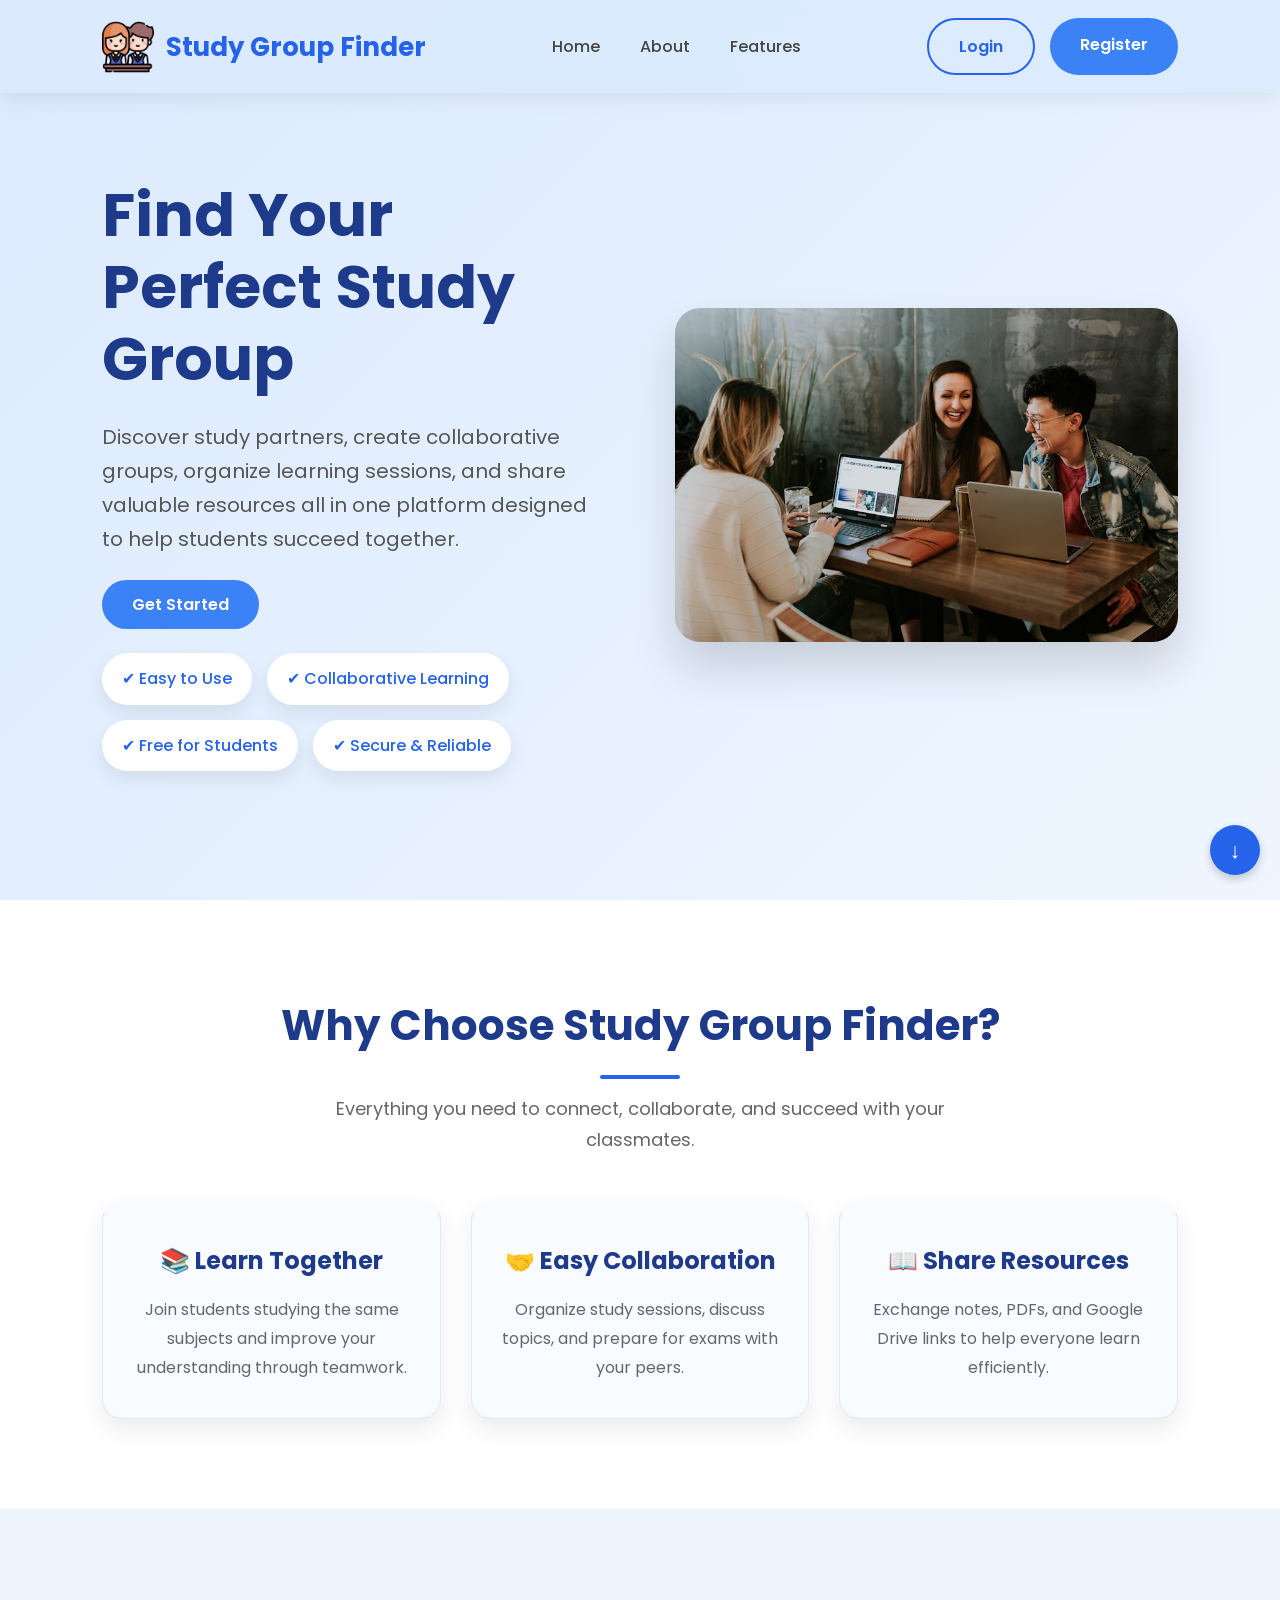
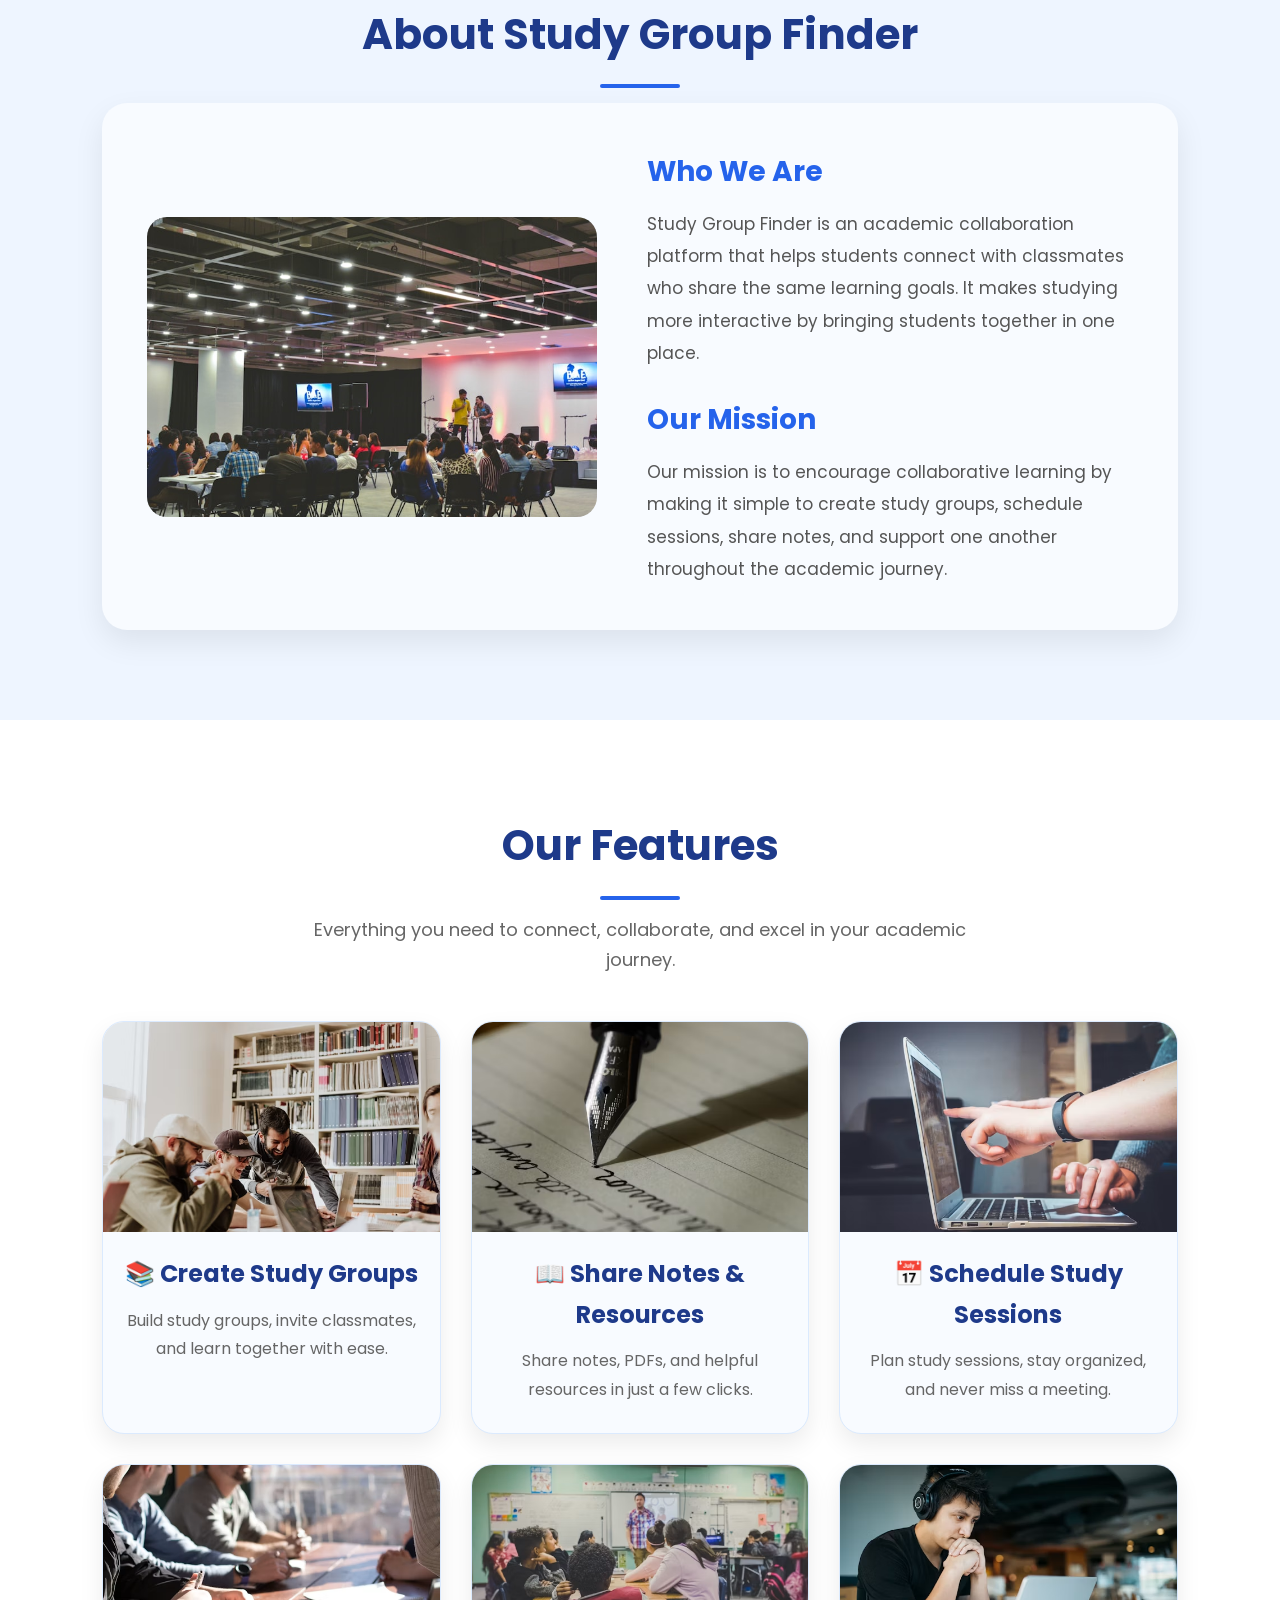
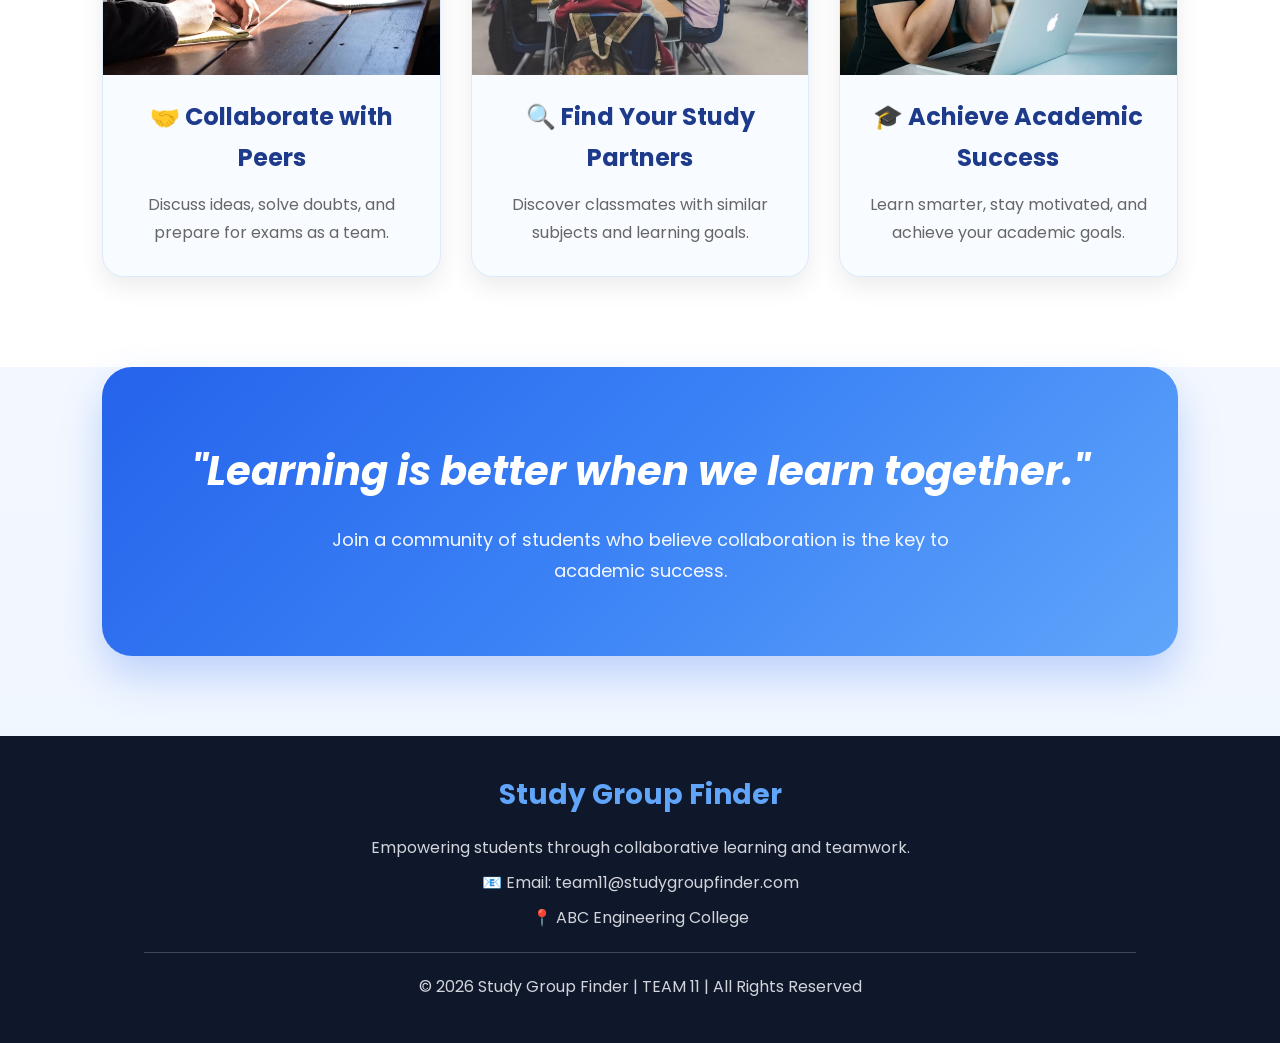
<file: index.html>
<!DOCTYPE html>
<html lang="en">
<head>
    <meta charset="UTF-8">
    <meta name="viewport" content="width=device-width, initial-scale=1.0">
    <title>Study Group Finder</title>

    <link rel="stylesheet" href="css/index.css">

    <link rel="preconnect" href="https://fonts.googleapis.com">
    <link href="https://fonts.googleapis.com/css2?family=Poppins:wght@300;400;500;600;700&display=swap" rel="stylesheet">
</head>

<body>

<!-- ================= NAVBAR ================= -->

<header>

<nav class="navbar">

    <div class="logo">
        <img src="images/index/logo.png" alt="Logo">
        <h2>Study Group Finder</h2>
    </div>

    <ul class="nav-links">
        <li><a href="#home">Home</a></li>
        <li><a href="#about">About</a></li>
        <li><a href="#features">Features</a></li>
    </ul>

    <div class="buttons">
        <a href="login.html" class="login-btn">Login</a>
        <a href="register.html" class="register-btn">Register</a>
    </div>

</nav>

</header>


<!-- ================= HERO SECTION ================= -->

<section class="hero" id="home">

    <div class="hero-text">

        <h1>Find Your Perfect Study Group</h1>

        <p>
            Discover study partners, create collaborative groups, organize learning
            sessions, and share valuable resources all in one platform designed
            to help students succeed together.
        </p>

        <a href="register.html" class="hero-btn">
            Get Started
        </a>

        <div class="hero-info">

            <span>✔ Easy to Use</span>
            <span>✔ Collaborative Learning</span>
            <span>✔ Free for Students</span>
            <span>✔ Secure & Reliable</span>

        </div>

    </div>

    <div class="hero-image">

        <img src="images/index/hero.jpg" alt="Students Studying">

    </div>

</section>

<!-- ================= WHY CHOOSE US ================= -->

<section class="why">

    <h2>Why Choose Study Group Finder?</h2>

    <p class="section-text">
        Everything you need to connect, collaborate, and succeed with your classmates.
    </p>

    <div class="why-container">

        <div class="why-card">
            <h3>📚 Learn Together</h3>
            <p>
                Join students studying the same subjects and improve your understanding through teamwork.
            </p>
        </div>

        <div class="why-card">
            <h3>🤝 Easy Collaboration</h3>
            <p>
                Organize study sessions, discuss topics, and prepare for exams with your peers.
            </p>
        </div>

        <div class="why-card">
            <h3>📖 Share Resources</h3>
            <p>
                Exchange notes, PDFs, and Google Drive links to help everyone learn efficiently.
            </p>
        </div>

    </div>

</section>


<!-- ================= ABOUT ================= -->

<section class="about" id="about">

    <h2>About Study Group Finder</h2>

    <div class="about-container">

        <img src="images/index/about.jpg" alt="Students">

        <div>

            <h3>Who We Are</h3>

            <p>
                Study Group Finder is an academic collaboration platform that helps
                students connect with classmates who share the same learning goals.
                It makes studying more interactive by bringing students together in one place.
            </p>

            <br>

            <h3>Our Mission</h3>

            <p>
                Our mission is to encourage collaborative learning by making it simple
                to create study groups, schedule sessions, share notes, and support
                one another throughout the academic journey.
            </p>

        </div>

    </div>

</section>


<!-- ================= FEATURES ================= -->

<!-- ================= FEATURES ================= -->

<section class="features" id="features">

    <h2>Our Features</h2>

    <p class="section-text">
        Everything you need to connect, collaborate, and excel in your academic journey.
    </p>

    <div class="feature-container">

        <!-- Card 1 -->
        <div class="card">

            <img src="images/index/card1.avif" alt="Study Group">

            <h3>📚 Create Study Groups</h3>

            <p>
                Build study groups, invite classmates, and learn together with ease.
            </p>

        </div>

        <!-- Card 2 -->
        <div class="card">

            <img src="images/index/card2.avif" alt="Share Notes">

            <h3>📖 Share Notes & Resources</h3>

            <p>
                Share notes, PDFs, and helpful resources in just a few clicks.
            </p>

        </div>

        <!-- Card 3 -->
        <div class="card">

            <img src="images/index/card3.avif" alt="Study Sessions">

            <h3>📅 Schedule Study Sessions</h3>

            <p>
                Plan study sessions, stay organized, and never miss a meeting.
            </p>

        </div>

        <!-- Card 4 -->
        <div class="card">

            <img src="images/index/card4.avif" alt="Collaboration">

            <h3>🤝 Collaborate with Peers</h3>

            <p>
                  Discuss ideas, solve doubts, and prepare for exams as a team.
            </p>

        </div>

        <!-- Card 5 -->
        <div class="card">

            <img src="images/index/card5.avif" alt="Students">

            <h3>🔍 Find Your Study Partners</h3>

            <p>
               Discover classmates with similar subjects and learning goals.
            </p>

        </div>

        <!-- Card 6 -->
        <div class="card">

            <img src="images/index/card6.avif" alt="Academic Growth">

            <h3>🎓 Achieve Academic Success</h3>

            <p>
                 Learn smarter, stay motivated, and achieve your academic goals.
            </p>

        </div>

    </div>

</section>

<!-- ================= QUOTE ================= -->

<section class="quote">

<h2>"Learning is better when we learn together."</h2>

<p>
Join a community of students who believe collaboration is the key to academic success.
</p>

</section>


<!-- ================= FOOTER ================= -->

<footer>

    <div class="footer-content">

        <h3>Study Group Finder</h3>

        <p>
            Empowering students through collaborative learning and teamwork.
        </p>

        <p>
            📧 Email: team11@studygroupfinder.com
        </p>

        <p>
            📍 ABC Engineering College
        </p>

        <hr>

        <p>
            © 2026 Study Group Finder | TEAM 11 | All Rights Reserved
        </p>

    </div>

</footer>

</footer>

<!-- Scroll Buttons -->
<button id="topBtn">↑</button>
<button id="bottomBtn">↓</button>

<!-- JavaScript -->
<script src="js/scroll.js"></script>

</body>
</html>
</file>
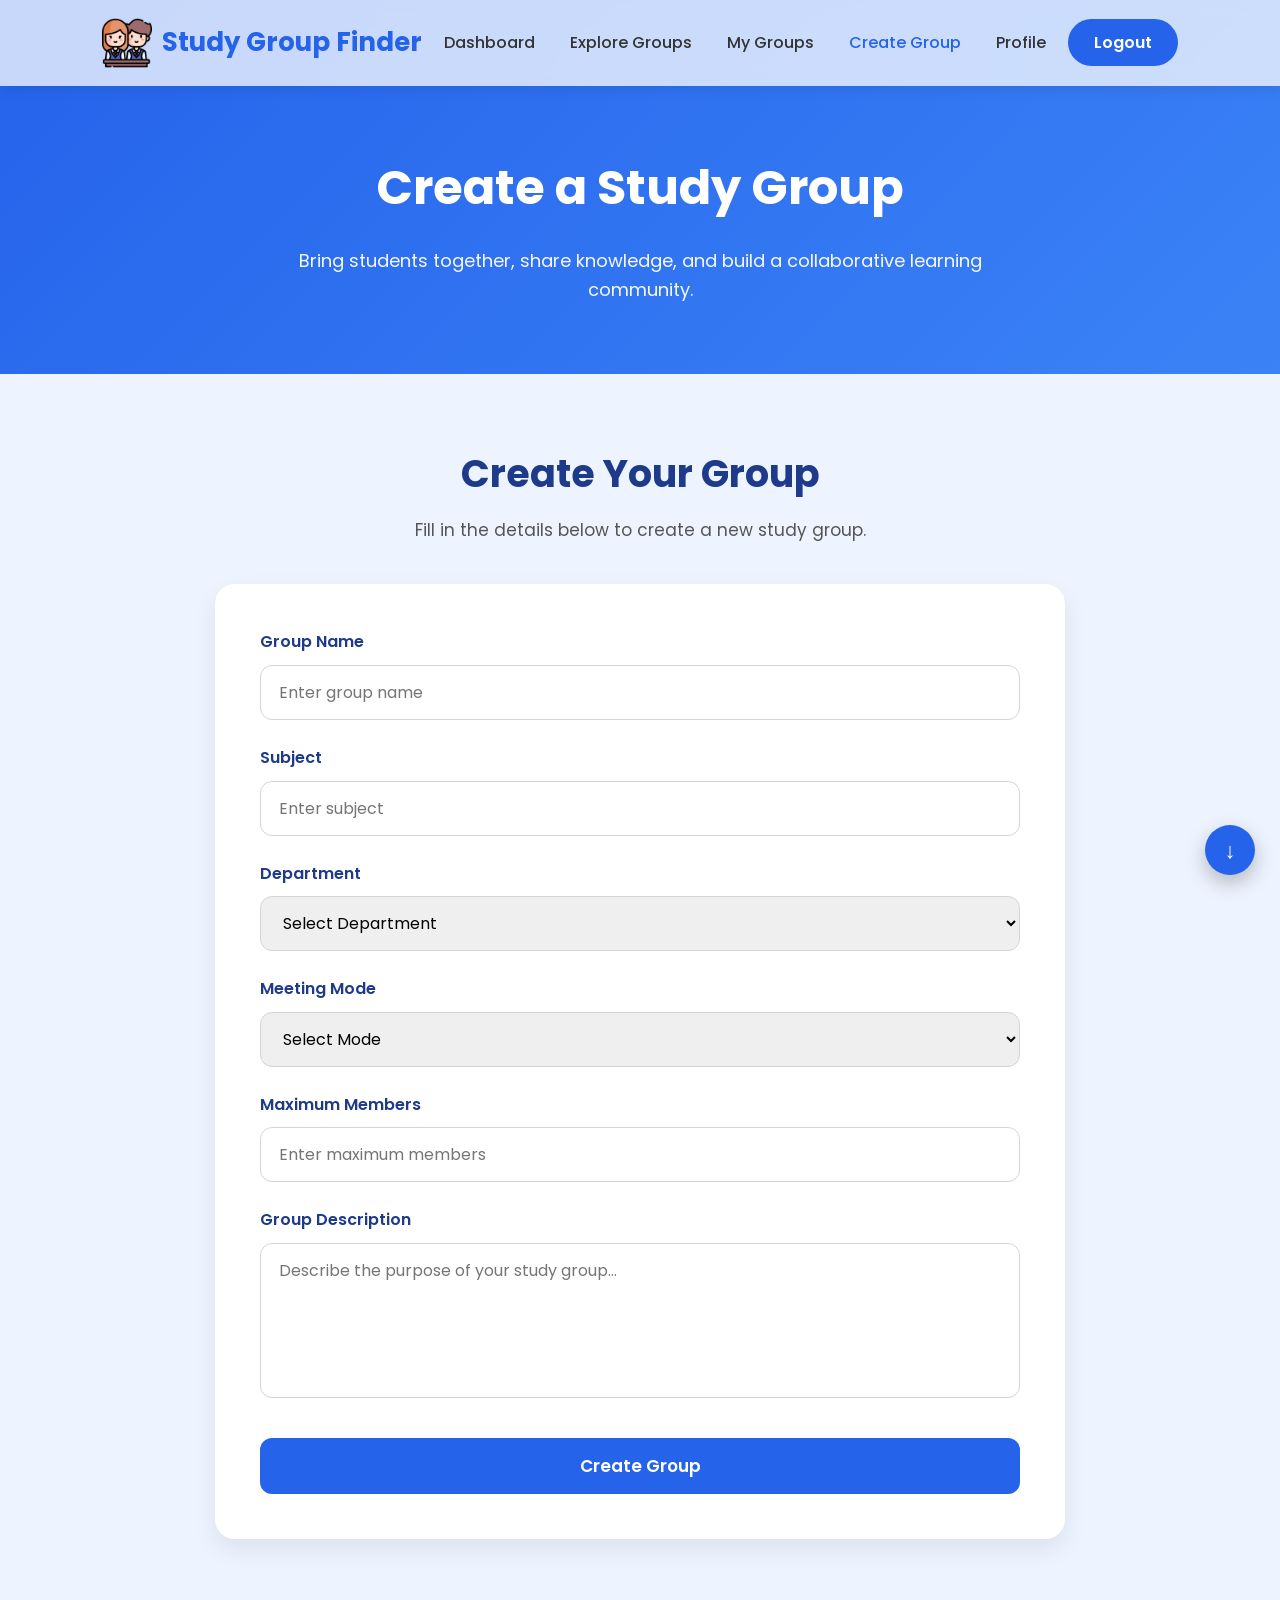
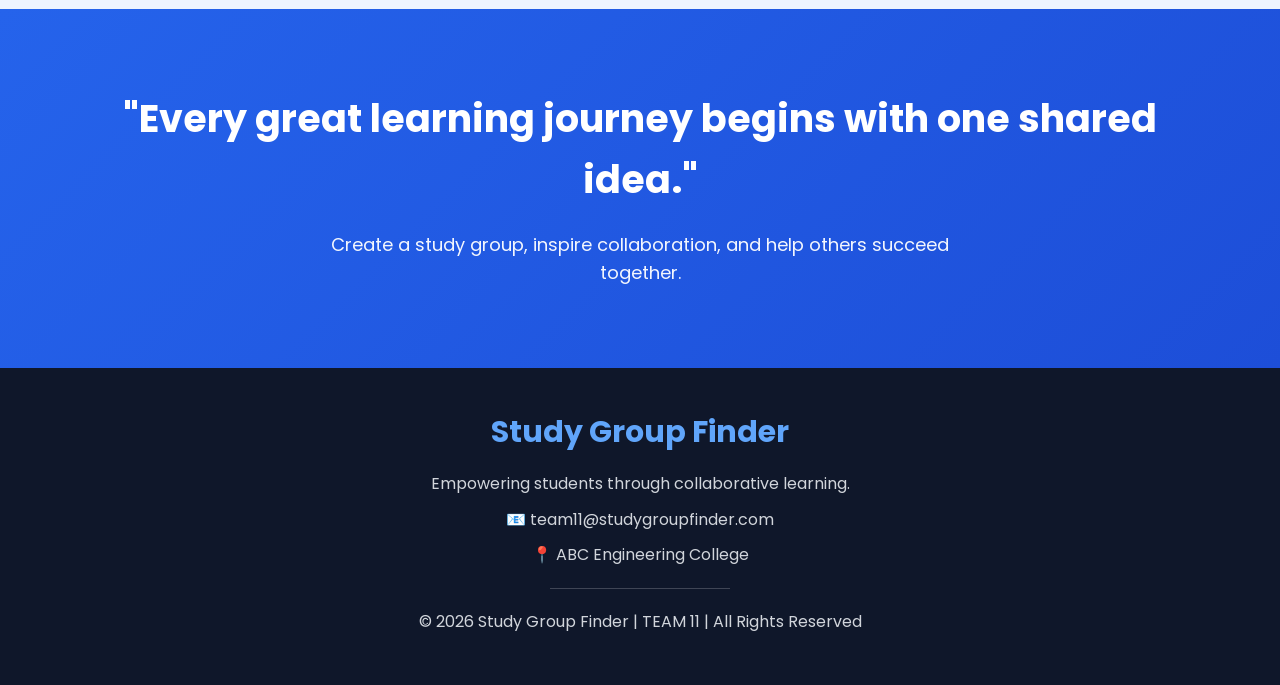
<file: create-group.html>
<!DOCTYPE html>
<html lang="en">

<head>

    <meta charset="UTF-8">
    <meta name="viewport" content="width=device-width, initial-scale=1.0">

    <title>Create Group | Study Group Finder</title>

    <link rel="stylesheet" href="css/create.css">

    <link rel="preconnect" href="https://fonts.googleapis.com">

    <link href="https://fonts.googleapis.com/css2?family=Poppins:wght@300;400;500;600;700&display=swap" rel="stylesheet">

</head>

<body>

<!-- ================= NAVBAR ================= -->

<header>

    <nav class="navbar">

        <div class="logo">
            <img src="images/index/logo.png" alt="Logo">
            <h2>Study Group Finder</h2>
        </div>

        <ul class="nav-links">
            <li><a href="dashboard.html">Dashboard</a></li>
            <li><a href="explore.html">Explore Groups</a></li>
            <li><a href="my-groups.html">My Groups</a></li>
            <li><a href="create-group.html" class="active">Create Group</a></li>
            <li><a href="profile.html">Profile</a></li>
        </ul>

        <div class="buttons">
            <a href="index.html" class="logout-btn">Logout</a>
        </div>

    </nav>

</header>

<!-- ================= HERO ================= -->

<section class="hero">

    <h1>Create a Study Group</h1>

    <p>
        Bring students together, share knowledge, and build a collaborative learning community.
    </p>

</section>

<!-- ================= FORM SECTION ================= -->

<section class="form-section">

    <div class="form-header">

        <h2>Create Your Group</h2>

        <p>
            Fill in the details below to create a new study group.
        </p>

    </div>

    <form id="groupForm" class="group-form">

        <div class="input-box">

            <label for="groupName">Group Name</label>

            <input
                type="text"
                id="groupName"
                placeholder="Enter group name"
                required>

        </div>

        <div class="input-box">

            <label for="subject">Subject</label>

            <input
                type="text"
                id="subject"
                placeholder="Enter subject"
                required>

        </div>

        <div class="input-box">

            <label for="department">Department</label>

            <select id="department" required>

                <option value="">Select Department</option>

                <option>CSE</option>

                <option>IT</option>

                <option>ECE</option>

                <option>EEE</option>

                <option>Mechanical</option>

            </select>

        </div>

        <div class="input-box">

            <label for="mode">Meeting Mode</label>

            <select id="mode" required>

                <option value="">Select Mode</option>

                <option>Online</option>

                <option>Offline</option>

            </select>

        </div>

        <div class="input-box">

            <label for="members">Maximum Members</label>

            <input
                type="number"
                id="members"
                min="2"
                max="100"
                placeholder="Enter maximum members"
                required>

        </div>

        <div class="input-box full-width">

            <label for="description">Group Description</label>

            <textarea
                id="description"
                rows="5"
                placeholder="Describe the purpose of your study group..."
                required></textarea>

        </div>

        <button type="submit" class="create-btn">

            Create Group

        </button>

    </form>

</section>

<!-- ================= QUOTE ================= -->

<section class="quote">

    <h2>"Every great learning journey begins with one shared idea."</h2>

    <p>
        Create a study group, inspire collaboration, and help others succeed together.
    </p>

</section>

<!-- ================= FOOTER ================= -->

<footer>

    <div class="footer-content">

        <h3>Study Group Finder</h3>

        <p>Empowering students through collaborative learning.</p>

        <p>📧 team11@studygroupfinder.com</p>

        <p>📍 ABC Engineering College</p>

        <hr>

        <p>© 2026 Study Group Finder | TEAM 11 | All Rights Reserved</p>

    </div>

</footer>

<!-- ================= SCROLL BUTTONS ================= -->

<button id="topBtn">↑</button>

<button id="bottomBtn">↓</button>

<script src="js/create.js"></script>
<script src="js/scroll.js"></script>

</body>

</html>
</file>
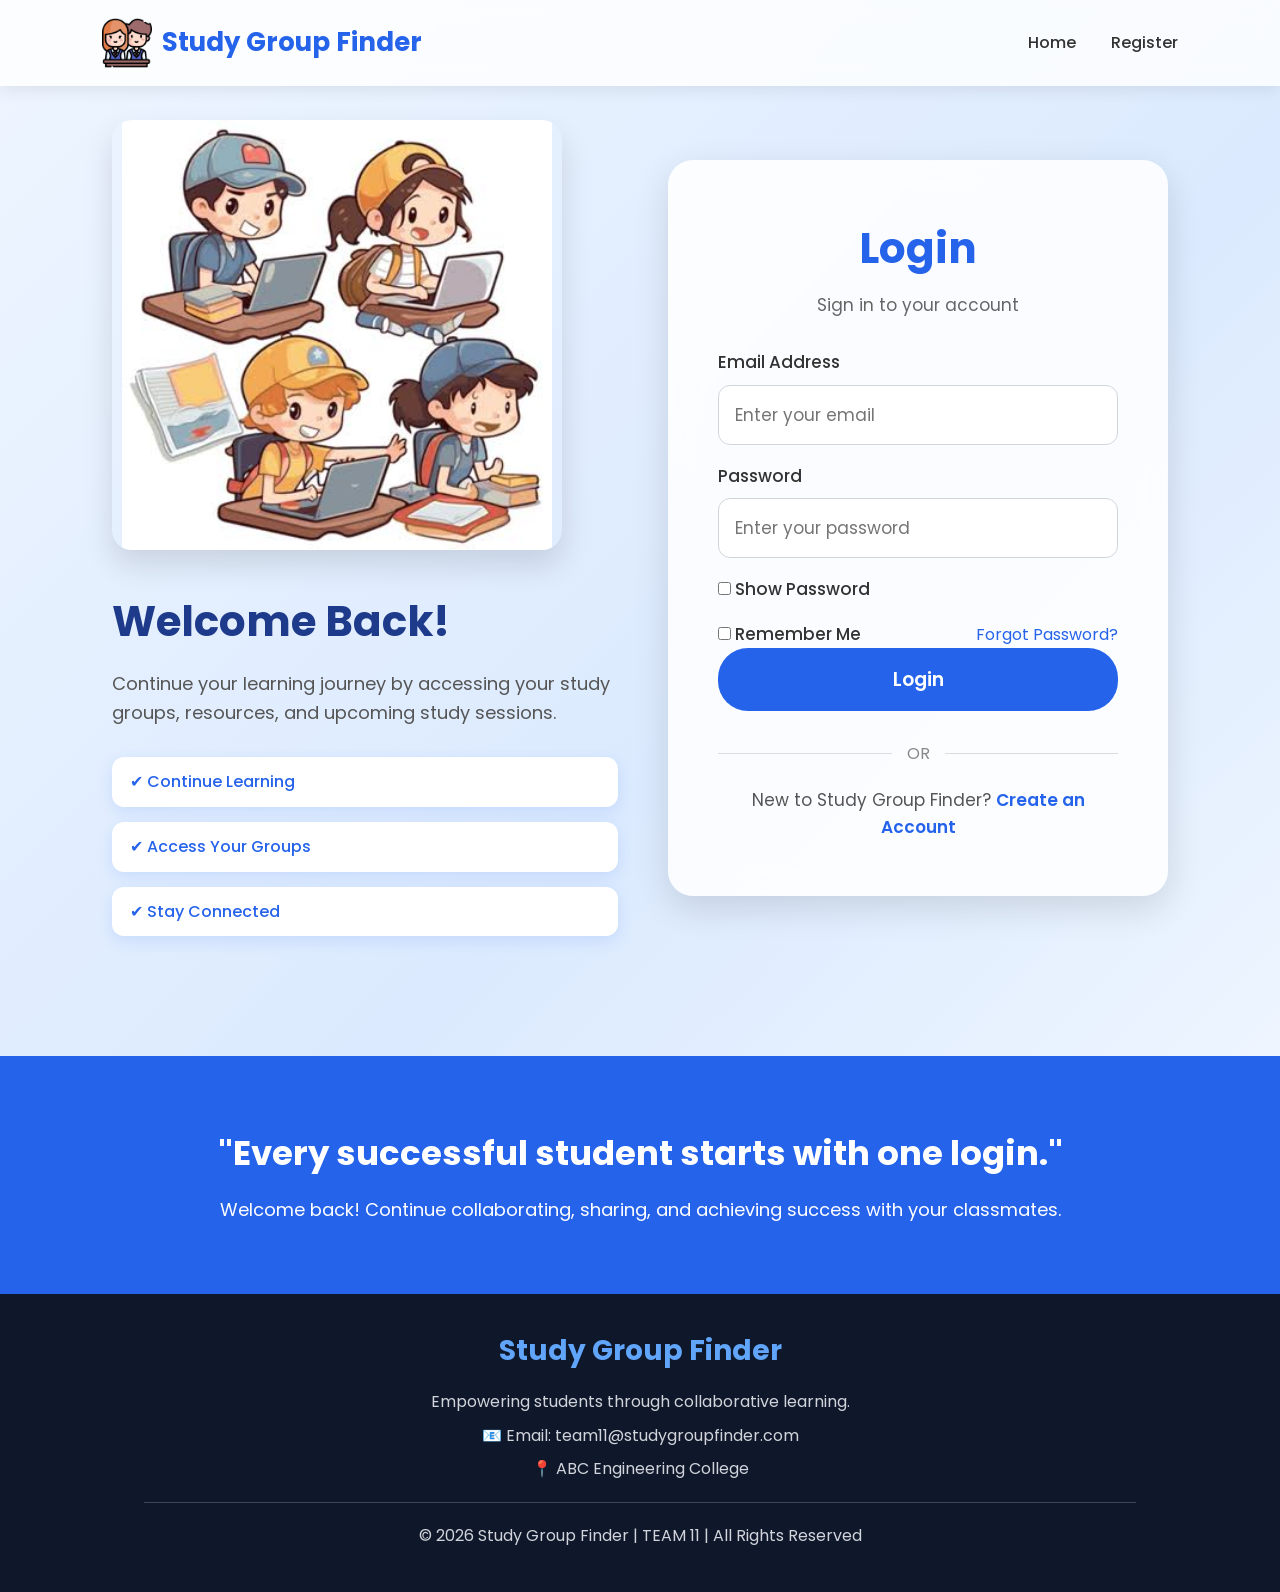
<file: dashboard.html>
<!DOCTYPE html>
<html lang="en">

<head>

    <meta charset="UTF-8">
    <meta name="viewport" content="width=device-width, initial-scale=1.0">

    <title>Dashboard | Study Group Finder</title>

    <link rel="stylesheet" href="css/dashboard.css">

    <link rel="preconnect" href="https://fonts.googleapis.com">

    <link href="https://fonts.googleapis.com/css2?family=Poppins:wght@300;400;500;600;700&display=swap" rel="stylesheet">

</head>

<body>

<!-- ================= NAVBAR ================= -->

<header>

<nav class="navbar">

    <div class="logo">

        <img src="images/index/logo.png" alt="Logo">

        <h2>Study Group Finder</h2>

    </div>

    <ul class="nav-links">

        <li><a href="dashboard.html" class="active">Dashboard</a></li>
        <li><a href="explore.html">Explore Groups</a></li>
        <li><a href="my-groups.html">My Groups</a></li>
        <li><a href="profile.html">Profile</a></li>
        <li><a href="resources.html">Resources</a></li>
        <li><a href="sessions.html" class="active">Sessions</a></li>

    </ul>

    <div class="buttons">

        <a href="index.html" class="logout-btn">Logout</a>

    </div>

</nav>

</header>

<!-- ================= HERO ================= -->

<section class="dashboard-hero">

    <div class="hero-text">

        <h1 id="welcomeMessage">Welcome Back, Student 👋</h1>

        <p>

            Ready to continue your learning journey?
            Join study groups, attend sessions, and collaborate with classmates.

        </p>

    </div>

    <div class="hero-image">

        <img src="images/dashboard/dashboard.avif" alt="Dashboard">

    </div>

</section>

<!-- ================= STATISTICS ================= -->

<section class="statistics">

    <div class="stat-card">

        <h2>15</h2>

        <p>Total Study Groups</p>

    </div>

    <div class="stat-card">

        <h2>4</h2>

        <p>Joined Groups</p>

    </div>

    <div class="stat-card">

        <h2>3</h2>

        <p>Upcoming Sessions</p>

    </div>

</section>

<!-- ================= QUICK ACTIONS ================= -->

<section class="quick-actions">

    <h2>Quick Actions</h2>

    <div class="action-container">

        <a href="groups.html" class="action-card">

            <h3>🔍 Explore Groups</h3>

            <p>Find study groups that match your subjects.</p>

        </a>

        <a href="create-group.html" class="action-card">

            <h3>➕ Create Group</h3>

            <p>Create your own study group in minutes.</p>

        </a>

        <a href="my-groups.html" class="action-card">

            <h3>👥 My Groups</h3>

            <p>Manage all the groups you've joined.</p>

        </a>

        <a href="sessions.html" class="action-card">

            <h3>📅 Study Sessions</h3>

            <p>View your upcoming study sessions.</p>

        </a>

        <a href="resources.html" class="action-card">

            <h3>📚 Resources</h3>

            <p>Access notes and learning materials.</p>

        </a>

        <a href="profile.html" class="action-card">

            <h3>🙍 My Profile</h3>

            <p>Update your personal information.</p>

        </a>

    </div>

</section>

<!-- ================= UPCOMING SESSIONS ================= -->

<section class="sessions">

    <h2>Upcoming Study Sessions</h2>

    <table>

        <tr>

            <th>Subject</th>
            <th>Date</th>
            <th>Time</th>

        </tr>

        <tr>

            <td>Java Programming</td>
            <td>12 July</td>
            <td>4:00 PM</td>

        </tr>

        <tr>

            <td>Data Structures</td>
            <td>14 July</td>
            <td>2:00 PM</td>

        </tr>

        <tr>

            <td>DBMS</td>
            <td>16 July</td>
            <td>11:00 AM</td>

        </tr>

    </table>

</section>

<!-- ================= RECENT GROUPS ================= -->

<section class="recent-groups">

    <h2>Recently Joined Groups</h2>

    <div class="group-container">

        <div class="group-card">

            <img src="images/dashboard/group1.jpg" alt="Java">

            <h3>Java Programming</h3>

            <p>Department : CSE</p>

            <a href="my-groups.html">View Group</a>

        </div>

        <div class="group-card">

            <img src="images/dashboard/group2.jpg" alt="DBMS">

            <h3>DBMS Study Circle</h3>

            <p>Department : IT</p>

            <a href="my-groups.html">View Group</a>

        </div>

        <div class="group-card">

            <img src="images/dashboard/group3.jpg" alt="DSA">

            <h3>Data Structures</h3>

            <p>Department : CSE</p>

            <a href="my-groups.html">View Group</a>

        </div>

    </div>

</section>

<!-- ================= STUDY TIP ================= -->

<section class="tip">

    <h2>💡 Study Tip</h2>

    <p>

        Study for 25 minutes, take a 5-minute break, and repeat.
        Small, consistent sessions improve focus and retention.

    </p>

</section>

<!-- ================= QUOTE ================= -->

<section class="quote">

    <h2>"Success grows when knowledge is shared."</h2>

    <p>

        Collaborate, communicate, and achieve your academic goals together.

    </p>

</section>

<!-- ================= FOOTER ================= -->

<footer>

    <div class="footer-content">

        <h3>Study Group Finder</h3>

        <p>Empowering students through collaborative learning.</p>

        <p>📧 team11@studygroupfinder.com</p>

        <p>📍 ABC Engineering College</p>

        <hr>

        <p>© 2026 Study Group Finder | TEAM 11 | All Rights Reserved</p>

    </div>

</footer>

<!-- Scroll Buttons -->
<button id="topBtn">↑</button>
<button id="bottomBtn">↓</button>

<!-- JavaScript -->
<script src="js/scroll.js"></script>
<script src="js/dashboard.js"></script>


</body>

</html>
</file>
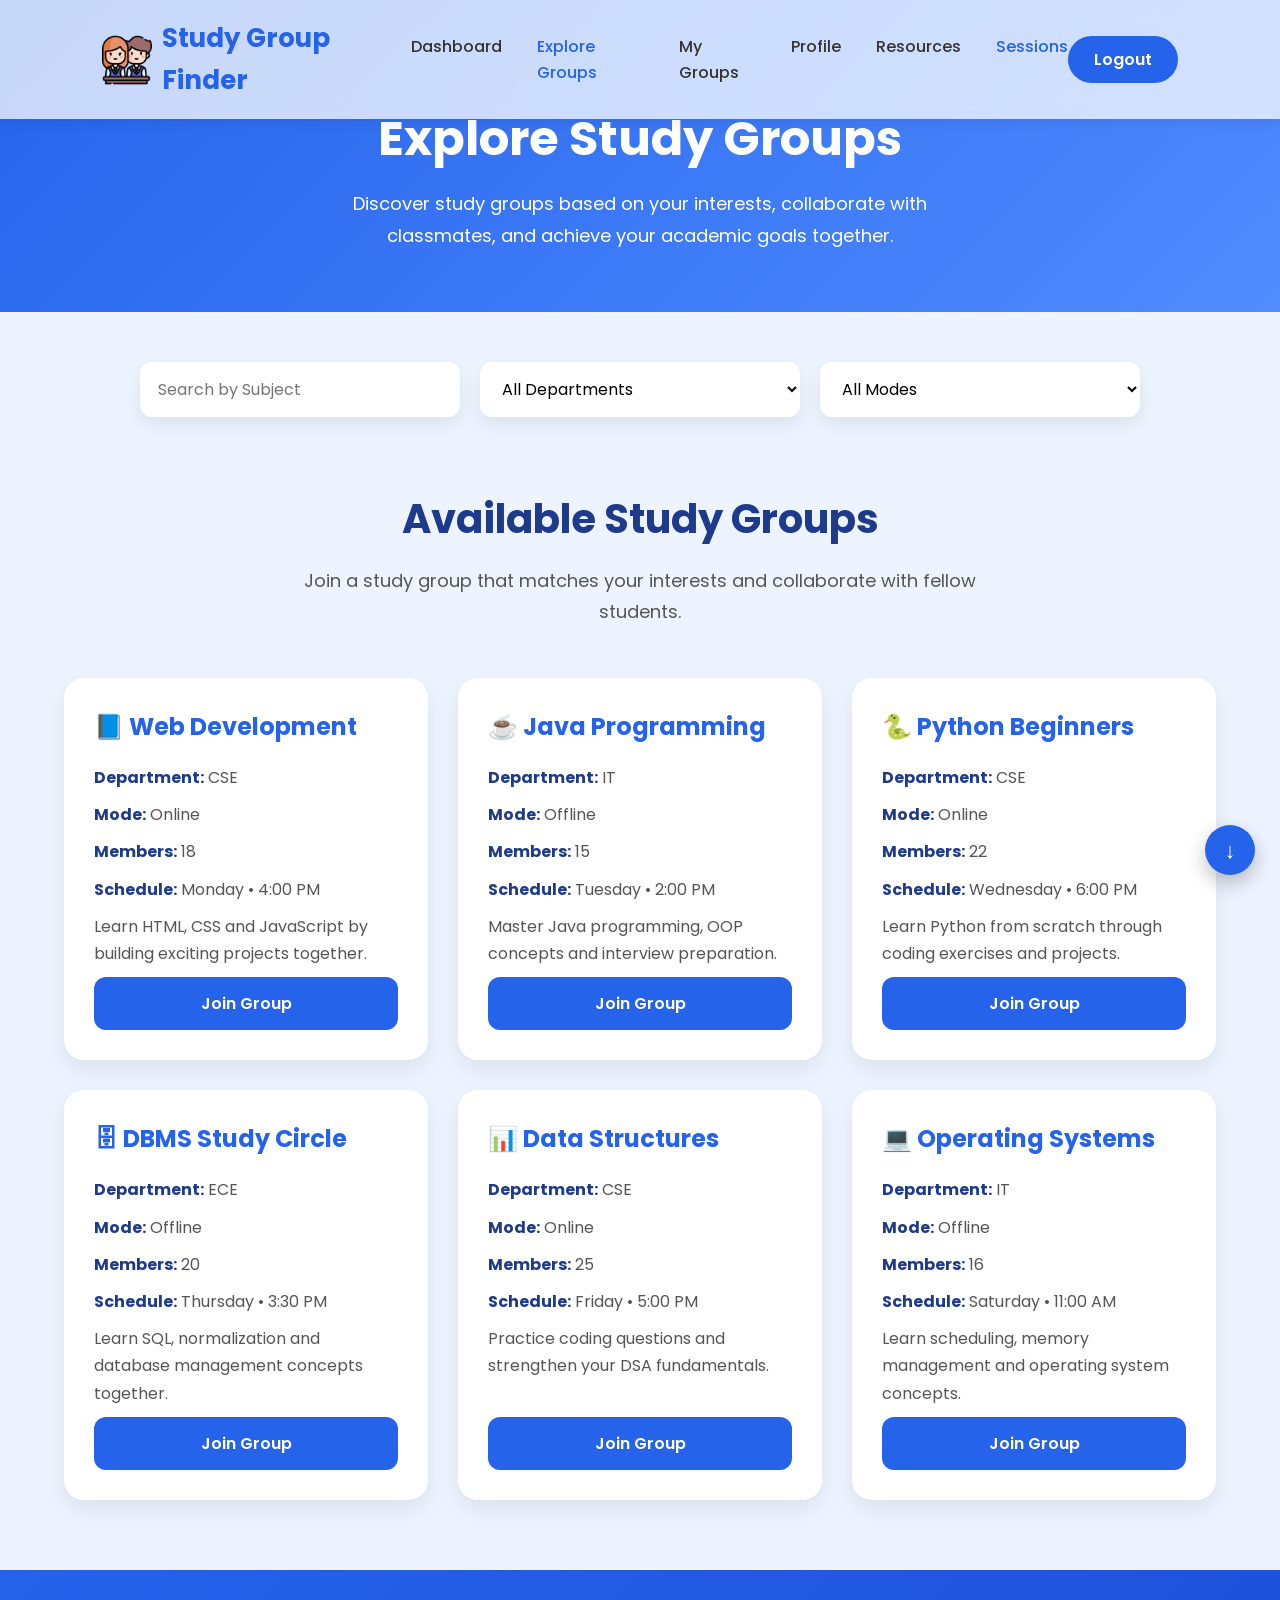
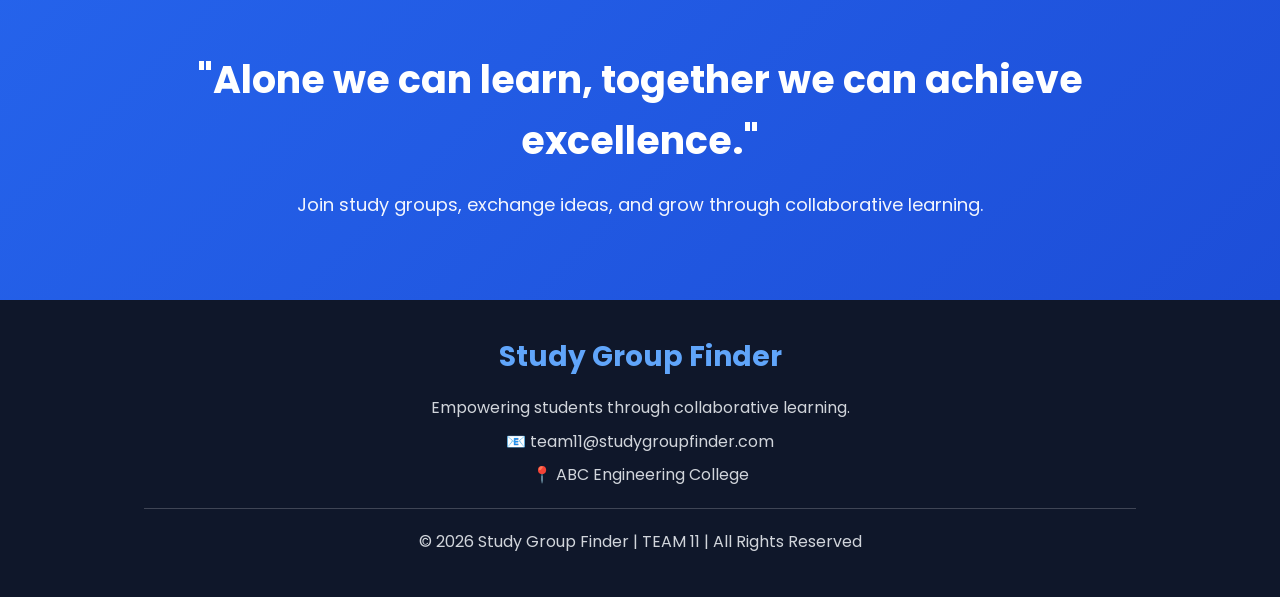
<file: explore.html>
<!DOCTYPE html>
<html lang="en">

<head>

    <meta charset="UTF-8">

    <meta name="viewport" content="width=device-width, initial-scale=1.0">

    <title>Explore Groups | Study Group Finder</title>

    <link rel="stylesheet" href="css/explore.css">

    <link rel="preconnect" href="https://fonts.googleapis.com">

    <link href="https://fonts.googleapis.com/css2?family=Poppins:wght@300;400;500;600;700&display=swap" rel="stylesheet">

</head>

<body>

<!-- ================= NAVBAR ================= -->

<header>

    <nav class="navbar">

        <div class="logo">

            <img src="images/index/logo.png" alt="Logo">

            <h2>Study Group Finder</h2>

        </div>

        <ul class="nav-links">

            <li><a href="dashboard.html">Dashboard</a></li>

            <li><a href="explore.html" class="active">Explore Groups</a></li>

            <li><a href="my-groups.html">My Groups</a></li>

            <li><a href="profile.html">Profile</a></li>
            <li><a href="resources.html">Resources</a></li>

            <li><a href="sessions.html" class="active">Sessions</a></li>

        </ul>

        <div class="buttons">

            <a href="index.html" class="logout-btn">Logout</a>

        </div>

    </nav>

</header>

<!-- ================= HERO ================= -->

<section class="hero">
    <h1>Explore Study Groups</h1>
    <p>Discover study groups based on your interests, collaborate with classmates, and achieve your academic goals together.</p>
</section>

<!-- ================= SEARCH ================= -->

<section class="search-section">

    <input
        type="text"
        id="search"
        placeholder="Search by Subject">

    <select id="department">

        <option value="all">All Departments</option>

        <option value="CSE">Computer Science</option>

        <option value="IT">Information Technology</option>

        <option value="ECE">Electronics</option>

        <option value="EEE">Electrical</option>

        <option value="MECH">Mechanical</option>

    </select>

    <select id="mode">

        <option value="all">All Modes</option>

        <option value="Online">Online</option>

        <option value="Offline">Offline</option>

    </select>

</section>


<!-- ================= GROUPS ================= -->

<section class="groups">

    <h2>Available Study Groups</h2>

    <p class="section-text">
        Join a study group that matches your interests and collaborate with fellow students.
    </p>

    <div class="group-container" id="groupContainer">

        <!-- Card 1 -->

        <div class="card">

            <h3>📘 Web Development</h3>

            <p><strong>Department:</strong> CSE</p>

            <p><strong>Mode:</strong> Online</p>

            <p><strong>Members:</strong> 18</p>

            <p><strong>Schedule:</strong> Monday • 4:00 PM</p>

            <p>
                Learn HTML, CSS and JavaScript by building exciting projects together.
            </p>

            <button class="join-btn">Join Group</button>

        </div>

        <!-- Card 2 -->

        <div class="card">

            <h3>☕ Java Programming</h3>

            <p><strong>Department:</strong> IT</p>

            <p><strong>Mode:</strong> Offline</p>

            <p><strong>Members:</strong> 15</p>

            <p><strong>Schedule:</strong> Tuesday • 2:00 PM</p>

            <p>
                Master Java programming, OOP concepts and interview preparation.
            </p>

            <button class="join-btn">Join Group</button>

        </div>

        <!-- Card 3 -->

        <div class="card">

            <h3>🐍 Python Beginners</h3>

            <p><strong>Department:</strong> CSE</p>

            <p><strong>Mode:</strong> Online</p>

            <p><strong>Members:</strong> 22</p>

            <p><strong>Schedule:</strong> Wednesday • 6:00 PM</p>

            <p>
                Learn Python from scratch through coding exercises and projects.
            </p>

            <button class="join-btn">Join Group</button>

        </div>

        <!-- Card 4 -->

        <div class="card">

            <h3>🗄 DBMS Study Circle</h3>

            <p><strong>Department:</strong> ECE</p>

            <p><strong>Mode:</strong> Offline</p>

            <p><strong>Members:</strong> 20</p>

            <p><strong>Schedule:</strong> Thursday • 3:30 PM</p>

            <p>
                Learn SQL, normalization and database management concepts together.
            </p>

            <button class="join-btn">Join Group</button>

        </div>

        <!-- Card 5 -->

        <div class="card">

            <h3>📊 Data Structures</h3>

            <p><strong>Department:</strong> CSE</p>

            <p><strong>Mode:</strong> Online</p>

            <p><strong>Members:</strong> 25</p>

            <p><strong>Schedule:</strong> Friday • 5:00 PM</p>

            <p>
                Practice coding questions and strengthen your DSA fundamentals.
            </p>

            <button class="join-btn">Join Group</button>

        </div>

        <!-- Card 6 -->

        <div class="card">

            <h3>💻 Operating Systems</h3>

            <p><strong>Department:</strong> IT</p>

            <p><strong>Mode:</strong> Offline</p>

            <p><strong>Members:</strong> 16</p>

            <p><strong>Schedule:</strong> Saturday • 11:00 AM</p>

            <p>
                Learn scheduling, memory management and operating system concepts.
            </p>

            <button class="join-btn">Join Group</button>

        </div>

    </div>

</section>
<!-- ================= QUOTE ================= -->

<section class="quote">

    <h2>"Alone we can learn, together we can achieve excellence."</h2>

    <p>

        Join study groups, exchange ideas, and grow through collaborative learning.

    </p>

</section>

<!-- ================= FOOTER ================= -->

<footer>

    <div class="footer-content">

        <h3>Study Group Finder</h3>

        <p>Empowering students through collaborative learning.</p>

        <p>📧 team11@studygroupfinder.com</p>

        <p>📍 ABC Engineering College</p>

        <hr>

        <p>© 2026 Study Group Finder | TEAM 11 | All Rights Reserved</p>

    </div>

</footer>

<!-- ================= SCROLL BUTTONS ================= -->

<button id="topBtn">↑</button>

<button id="bottomBtn">↓</button>

<script src="js/explore.js"></script>

<script src="js/scroll.js"></script>

</body>

</html>
</file>
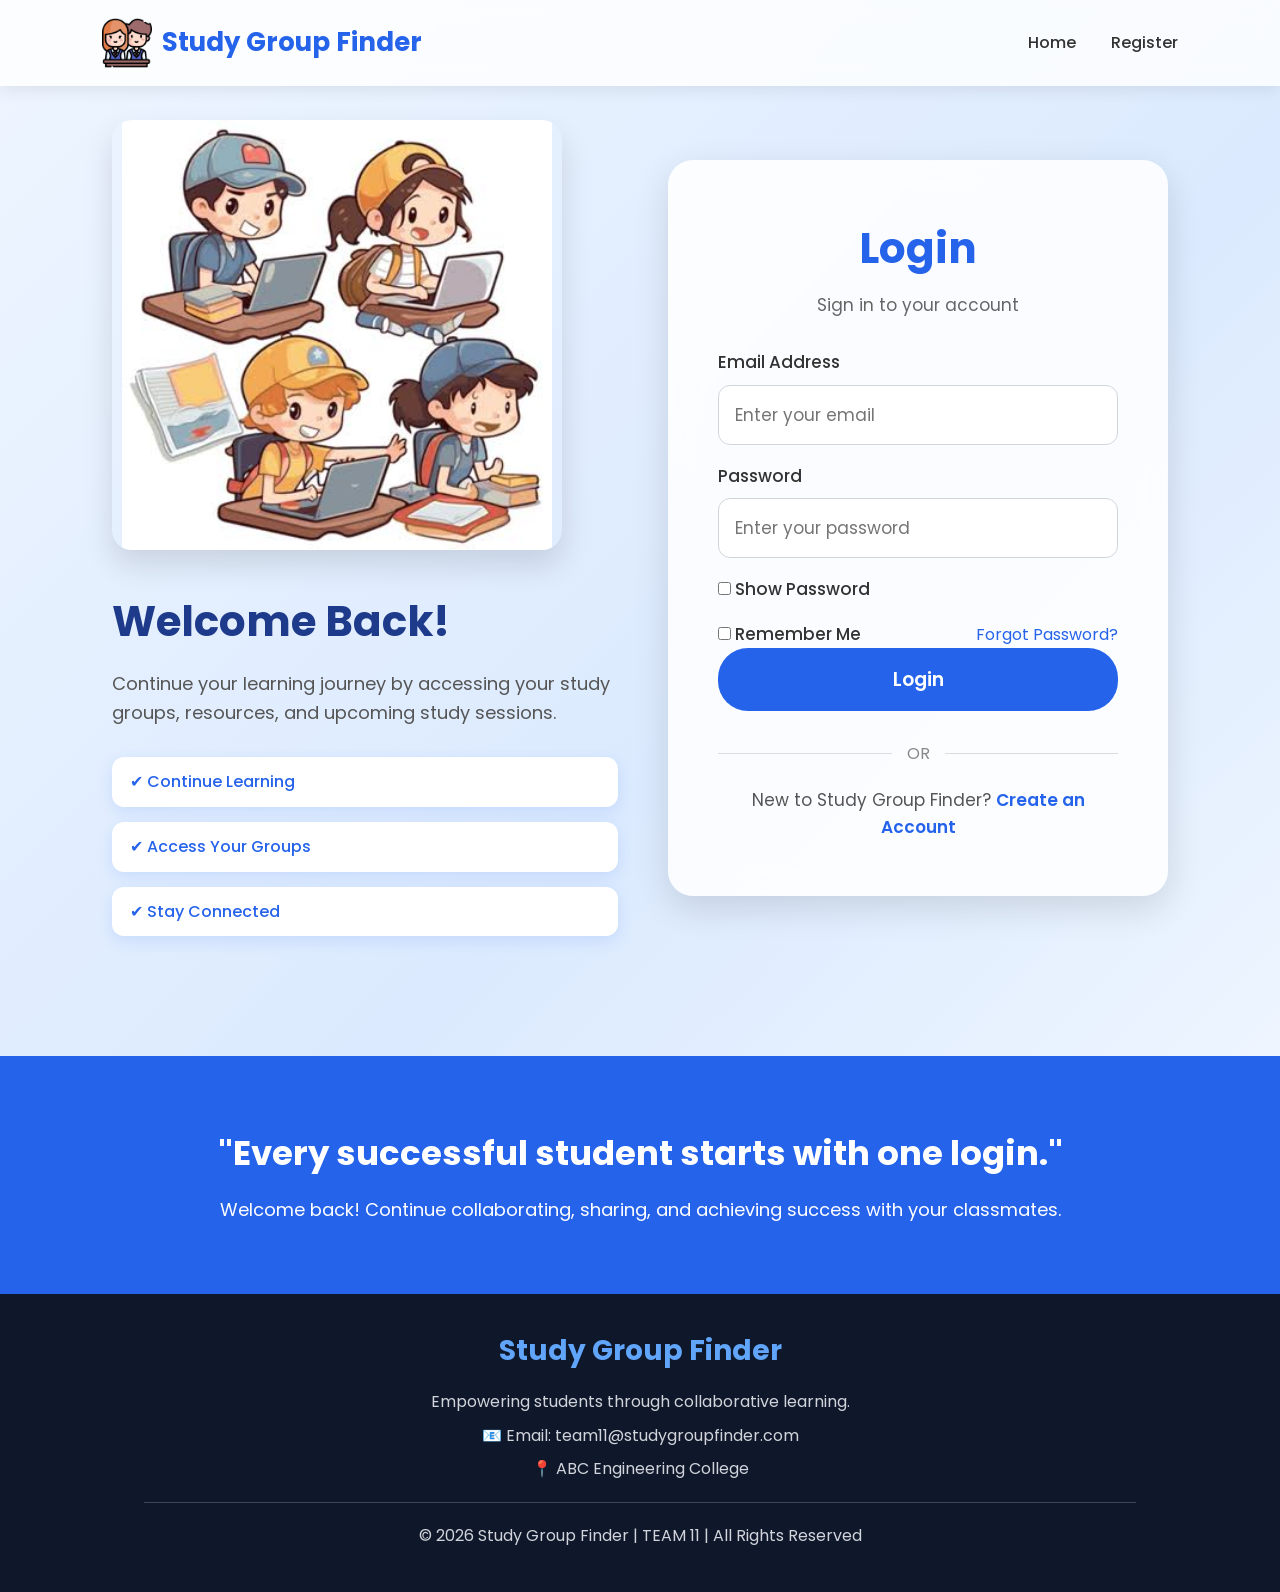
<file: login.html>
<!DOCTYPE html>
<html lang="en">

<head>

    <meta charset="UTF-8">
    <meta name="viewport" content="width=device-width, initial-scale=1.0">

    <title>Login | Study Group Finder</title>

    <link rel="stylesheet" href="css/login.css">

    <link rel="preconnect" href="https://fonts.googleapis.com">

    <link href="https://fonts.googleapis.com/css2?family=Poppins:wght@300;400;500;600;700&display=swap" rel="stylesheet">

</head>

<body>

<!-- ================= NAVBAR ================= -->

<header>

<nav class="navbar">

    <div class="logo">
        <img src="images/index/logo.png" alt="Logo">
        <h2>Study Group Finder</h2>
    </div>

    <ul class="nav-links">
        <li><a href="index.html">Home</a></li>
        <li><a href="register.html">Register</a></li>
    </ul>

</nav>

</header>

<!-- ================= LOGIN SECTION ================= -->

<section class="login-section">

    <!-- Left Side -->

    <div class="login-left">

        <img src="images/login.webp " alt="Students">

        <h1>Welcome Back!</h1>

        <p>
            Continue your learning journey by accessing your study groups,
            resources, and upcoming study sessions.
        </p>

        <div class="login-highlights">

            <span>✔ Continue Learning</span>
            <span>✔ Access Your Groups</span>
            <span>✔ Stay Connected</span>

        </div>

    </div>

    <!-- Right Side -->

    <div class="login-box">

        <h2>Login</h2>

        <p class="subtitle">

            Sign in to your account

        </p>

        <form id="loginForm">

            <label>Email Address</label>

            <input
                type="email"
                id="email"
                placeholder="Enter your email"
                required
            >

            <label>Password</label>

            <input
                type="password"
                id="password"
                placeholder="Enter your password"
                required
            >

            <div class="options">

                <label>

                    <input type="checkbox" id="showPassword">

                    Show Password

                </label>

            </div>

            <div class="options">

                <label>

                    <input type="checkbox">

                    Remember Me

                </label>

                <a href="#">Forgot Password?</a>

            </div>

            <button type="submit">

                Login

            </button>

        </form>

        <div class="divider">

            <span>OR</span>

        </div>

        <p class="register-link">

            New to Study Group Finder?

            <a href="register.html">

                Create an Account

            </a>

        </p>

    </div>

</section>

<!-- ================= QUOTE ================= -->

<section class="quote">

    <h2>"Every successful student starts with one login."</h2>

    <p>

        Welcome back! Continue collaborating, sharing, and achieving success with your classmates.

    </p>

</section>

<!-- ================= FOOTER ================= -->

<footer>

    <div class="footer-content">

        <h3>Study Group Finder</h3>

        <p>

            Empowering students through collaborative learning.

        </p>

        <p>

            📧 Email: team11@studygroupfinder.com

        </p>

        <p>

            📍 ABC Engineering College

        </p>

        <hr>

        <p>

            © 2026 Study Group Finder | TEAM 11 | All Rights Reserved

        </p>

    </div>

</footer>

<script src="js/login.js"></script>

</body>

</html>
</file>
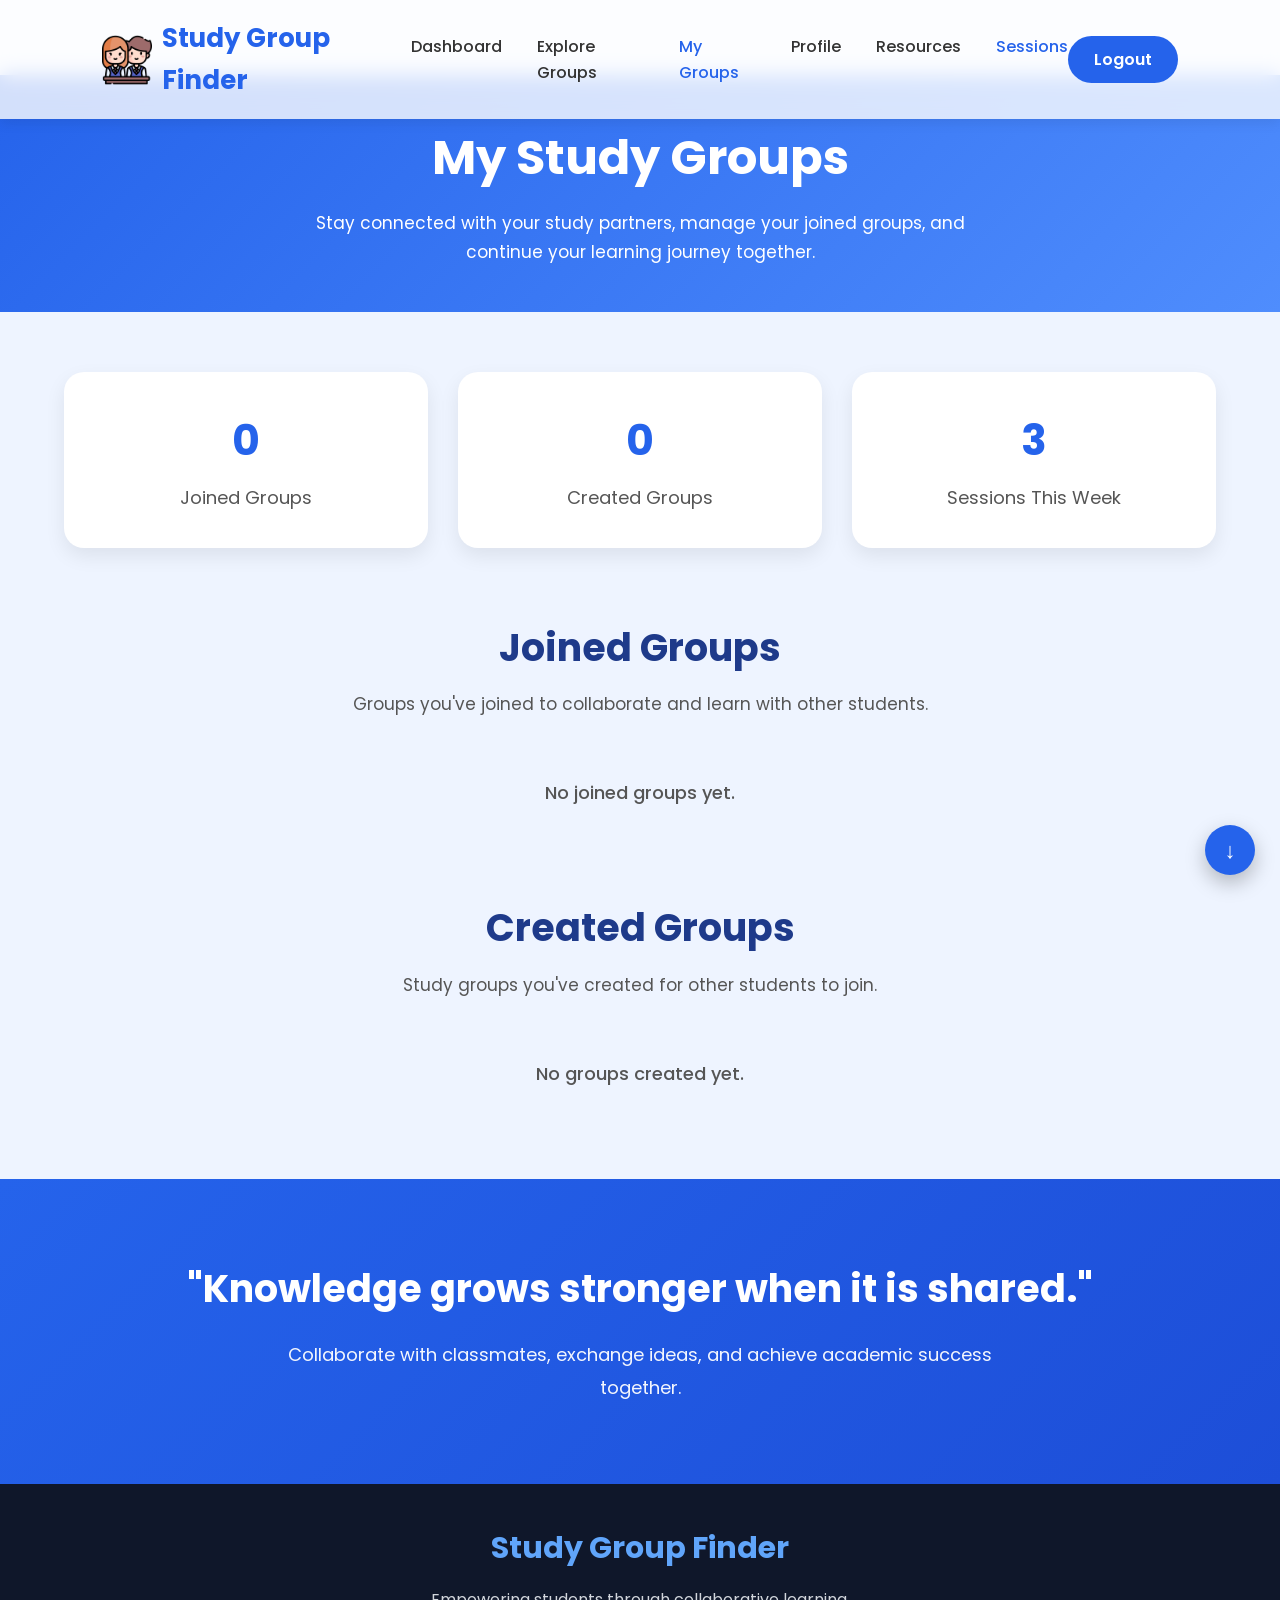
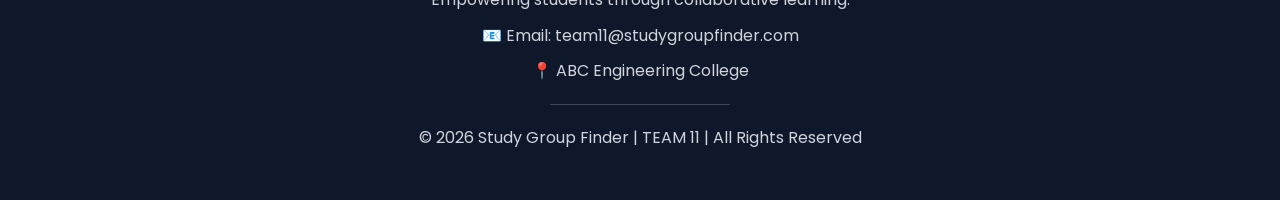
<file: my-groups.html>
<!DOCTYPE html>
<html lang="en">

<head>

    <meta charset="UTF-8">

    <meta name="viewport" content="width=device-width, initial-scale=1.0">

    <title>My Groups | Study Group Finder</title>

    <link rel="stylesheet" href="css/mygroups.css">

    <link rel="preconnect" href="https://fonts.googleapis.com">

    <link href="https://fonts.googleapis.com/css2?family=Poppins:wght@300;400;500;600;700&display=swap" rel="stylesheet">

</head>

<body>

<!-- ================= NAVBAR ================= -->

<header>

<nav class="navbar">

    <div class="logo">

        <img src="images/index/logo.png" alt="Logo">

        <h2>Study Group Finder</h2>

    </div>

    <ul class="nav-links">

        <li><a href="dashboard.html">Dashboard</a></li>

        <li><a href="explore.html">Explore Groups</a></li>

        <li><a href="my-groups.html" class="active">My Groups</a></li>

        <li><a href="profile.html">Profile</a></li>

        <li><a href="resources.html">Resources</a></li>

        <li><a href="sessions.html" class="active">Sessions</a></li>

    </ul>

    <div class="buttons">

        <a href="index.html" class="logout-btn">Logout</a>

    </div>

</nav>

</header>

<!-- ================= HERO ================= -->

<section class="hero">

    <h1>My Study Groups</h1>

    <p>

        Stay connected with your study partners, manage your joined groups,
        and continue your learning journey together.

    </p>

</section>

<!-- ================= STATISTICS ================= -->

<section class="statistics">

    <div class="stat-card">

        <h2 id="joinedCount">0</h2>

        <p>Joined Groups</p>

    </div>

    <div class="stat-card">

        <h2 id="createdCount">0</h2>

        <p>Created Groups</p>

    </div>

    <div class="stat-card">

        <h2>3</h2>

        <p>Sessions This Week</p>

    </div>

</section>

<!-- ================= JOINED GROUPS ================= -->

<section class="groups-section">

    <div class="section-title">

        <h2>Joined Groups</h2>

        <p>
            Groups you've joined to collaborate and learn with other students.
        </p>

    </div>

    <div id="joinedGroups" class="group-container">

        <!-- Joined Groups will be added using JavaScript -->

    </div>

    <div id="joinedEmpty" class="empty-state">

        <h3>No Joined Groups Yet</h3>

        <p>

            You haven't joined any study groups yet.

        </p>

        <a href="groups.html" class="action-btn">

            Explore Groups

        </a>

    </div>

</section>

<!-- ================= CREATED GROUPS ================= -->

<section class="groups-section">

    <div class="section-title">

        <h2>Created Groups</h2>

        <p>

            Study groups you've created for other students to join.

        </p>

    </div>

    <div id="createdGroups" class="group-container">

        <!-- Created Groups will be added using JavaScript -->

    </div>

    <div id="createdEmpty" class="empty-state">

        <h3>No Groups Created</h3>

        <p>

            You haven't created any study groups yet.

        </p>

        <a href="create-group.html" class="action-btn">

            Create Group

        </a>

    </div>

</section>

<!-- ================= QUOTE ================= -->

<section class="quote">

    <h2>"Knowledge grows stronger when it is shared."</h2>

    <p>
        Collaborate with classmates, exchange ideas, and achieve academic success together.
    </p>

</section>  
<!-- ================= FOOTER ================= -->

<footer>

    <div class="footer-content">

        <h3>Study Group Finder</h3>

        <p>

            Empowering students through collaborative learning.

        </p>

        <p>

            📧 Email: team11@studygroupfinder.com

        </p>

        <p>

            📍 ABC Engineering College

        </p>

        <hr>

        <p>

            © 2026 Study Group Finder | TEAM 11 | All Rights Reserved

        </p>

    </div>

</footer>

<!-- ================= SCROLL BUTTONS ================= -->

<button id="topBtn">↑</button>

<button id="bottomBtn">↓</button>

<script src="js/mygroups.js"></script>

<script src="js/scroll.js"></script>

</body>

</html>
</file>
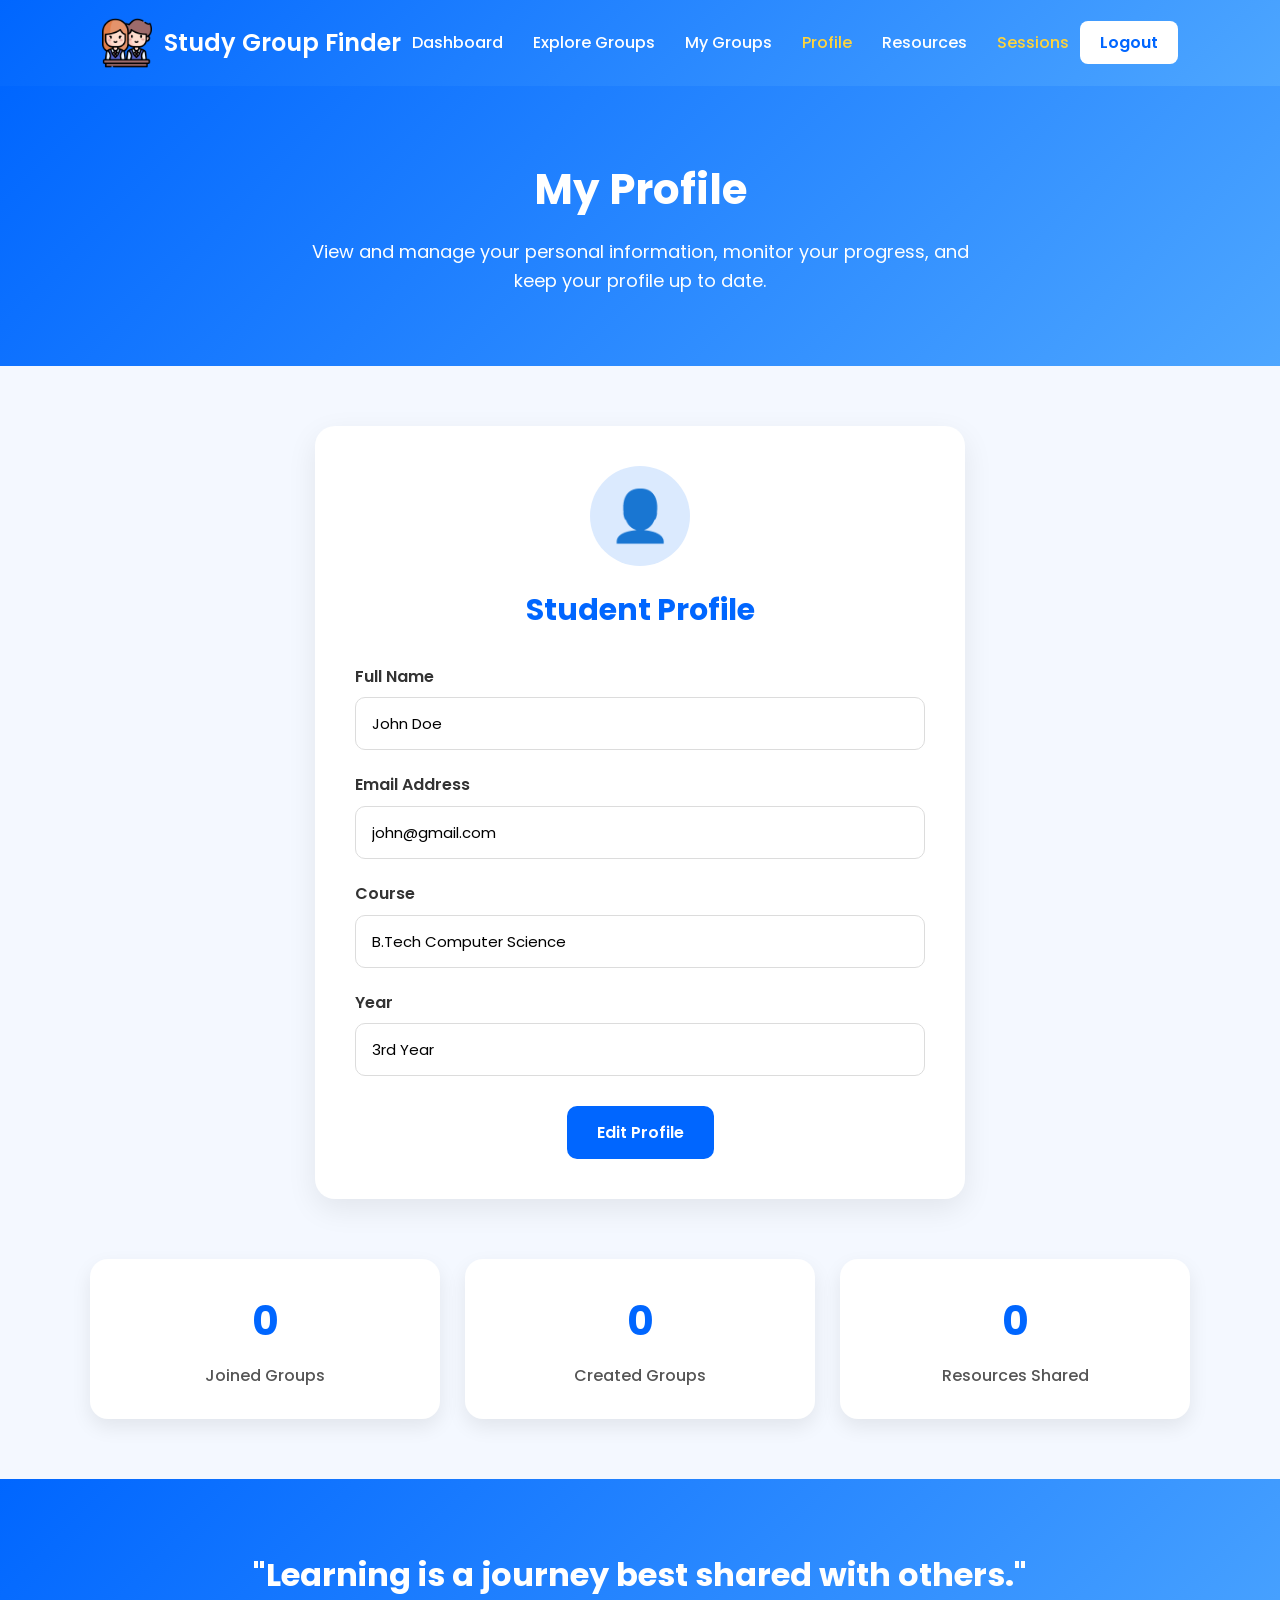
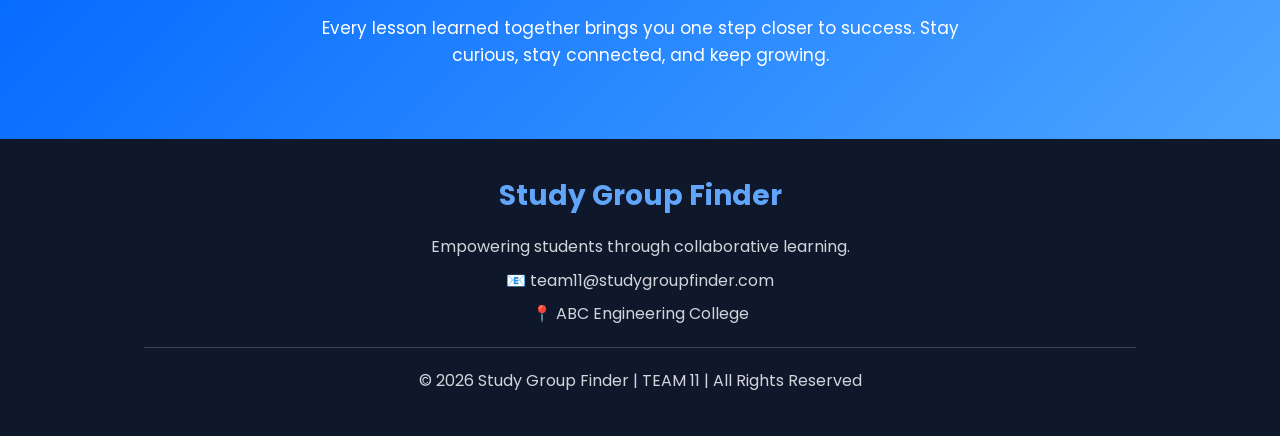
<file: profile.html>
<!DOCTYPE html>
<html lang="en">

<head>

    <meta charset="UTF-8">
    <meta name="viewport" content="width=device-width, initial-scale=1.0">

    <title>Profile | Study Group Finder</title>

    <link rel="stylesheet" href="css/profile.css">

    <link rel="preconnect" href="https://fonts.googleapis.com">

    <link href="https://fonts.googleapis.com/css2?family=Poppins:wght@300;400;500;600;700&display=swap" rel="stylesheet">

</head>

<body>

<!-- ================= NAVBAR ================= -->

<header>

    <nav class="navbar">

        <div class="logo">

            <img src="images/index/logo.png" alt="Logo">

            <h2>Study Group Finder</h2>

        </div>

        <ul class="nav-links">

            <li><a href="dashboard.html">Dashboard</a></li>
            <li><a href="explore.html">Explore Groups</a></li>
            <li><a href="my-groups.html">My Groups</a></li>
            <li><a href="profile.html" class="active">Profile</a></li>
            <li><a href="resources.html">Resources</a></li>
            <li><a href="sessions.html" class="active">Sessions</a></li>

        </ul>

        <div class="buttons">

            <a href="index.html" class="logout-btn">Logout</a>

        </div>

    </nav>

</header>

<!-- ================= HERO ================= -->

<section class="hero">

    <h1>My Profile</h1>

    <p>
        View and manage your personal information, monitor your progress,
        and keep your profile up to date.
    </p>

</section>

<!-- ================= PROFILE ================= -->

<section class="profile-section">

    <div class="profile-card">

        <div class="profile-avatar">
            👤
        </div>

        <h2>Student Profile</h2>

        <div class="input-box">

            <label for="name">Full Name</label>

            <input type="text" id="name" readonly>

        </div>

        <div class="input-box">

            <label for="email">Email Address</label>

            <input type="email" id="email" readonly>

        </div>

        <div class="input-box">

            <label for="course">Course</label>

            <input type="text" id="course" readonly>

        </div>

        <div class="input-box">

            <label for="year">Year</label>

            <input type="text" id="year" readonly>

        </div>

        <div class="button-group">

            <button id="editBtn" class="edit-btn" onclick="editProfile()">

                Edit Profile

            </button>

            <button id="saveBtn"
                    class="save-btn"
                    onclick="saveProfile()"
                    style="display:none;">

                Save Changes

            </button>

        </div>

    </div>

</section>

<!-- ================= STATS ================= -->

<div class="stats">

    <div class="stat-card">
        <h2 id="joinedCount">0</h2>
        <p>Joined Groups</p>
    </div>

    <div class="stat-card">
        <h2 id="createdCount">0</h2>
        <p>Created Groups</p>
    </div>

    <div class="stat-card">
        <h2 id="resourceCount">0</h2>
        <p>Resources Shared</p>
    </div>

</div>

<!-- ================= QUOTE ================= -->

<section class="quote">

    <h2>"Learning is a journey best shared with others."</h2>

    <p>

        Every lesson learned together brings you one step closer to success.
        Stay curious, stay connected, and keep growing.

    </p>

</section>

<!-- ================= FOOTER ================= -->

<footer>

    <div class="footer-content">

        <h3>Study Group Finder</h3>

        <p>Empowering students through collaborative learning.</p>

        <p>📧 team11@studygroupfinder.com</p>

        <p>📍 ABC Engineering College</p>

        <hr>

        <p>© 2026 Study Group Finder | TEAM 11 | All Rights Reserved</p>

    </div>

</footer>

<script src="js/profile.js"></script>

</body>

</html>
</file>
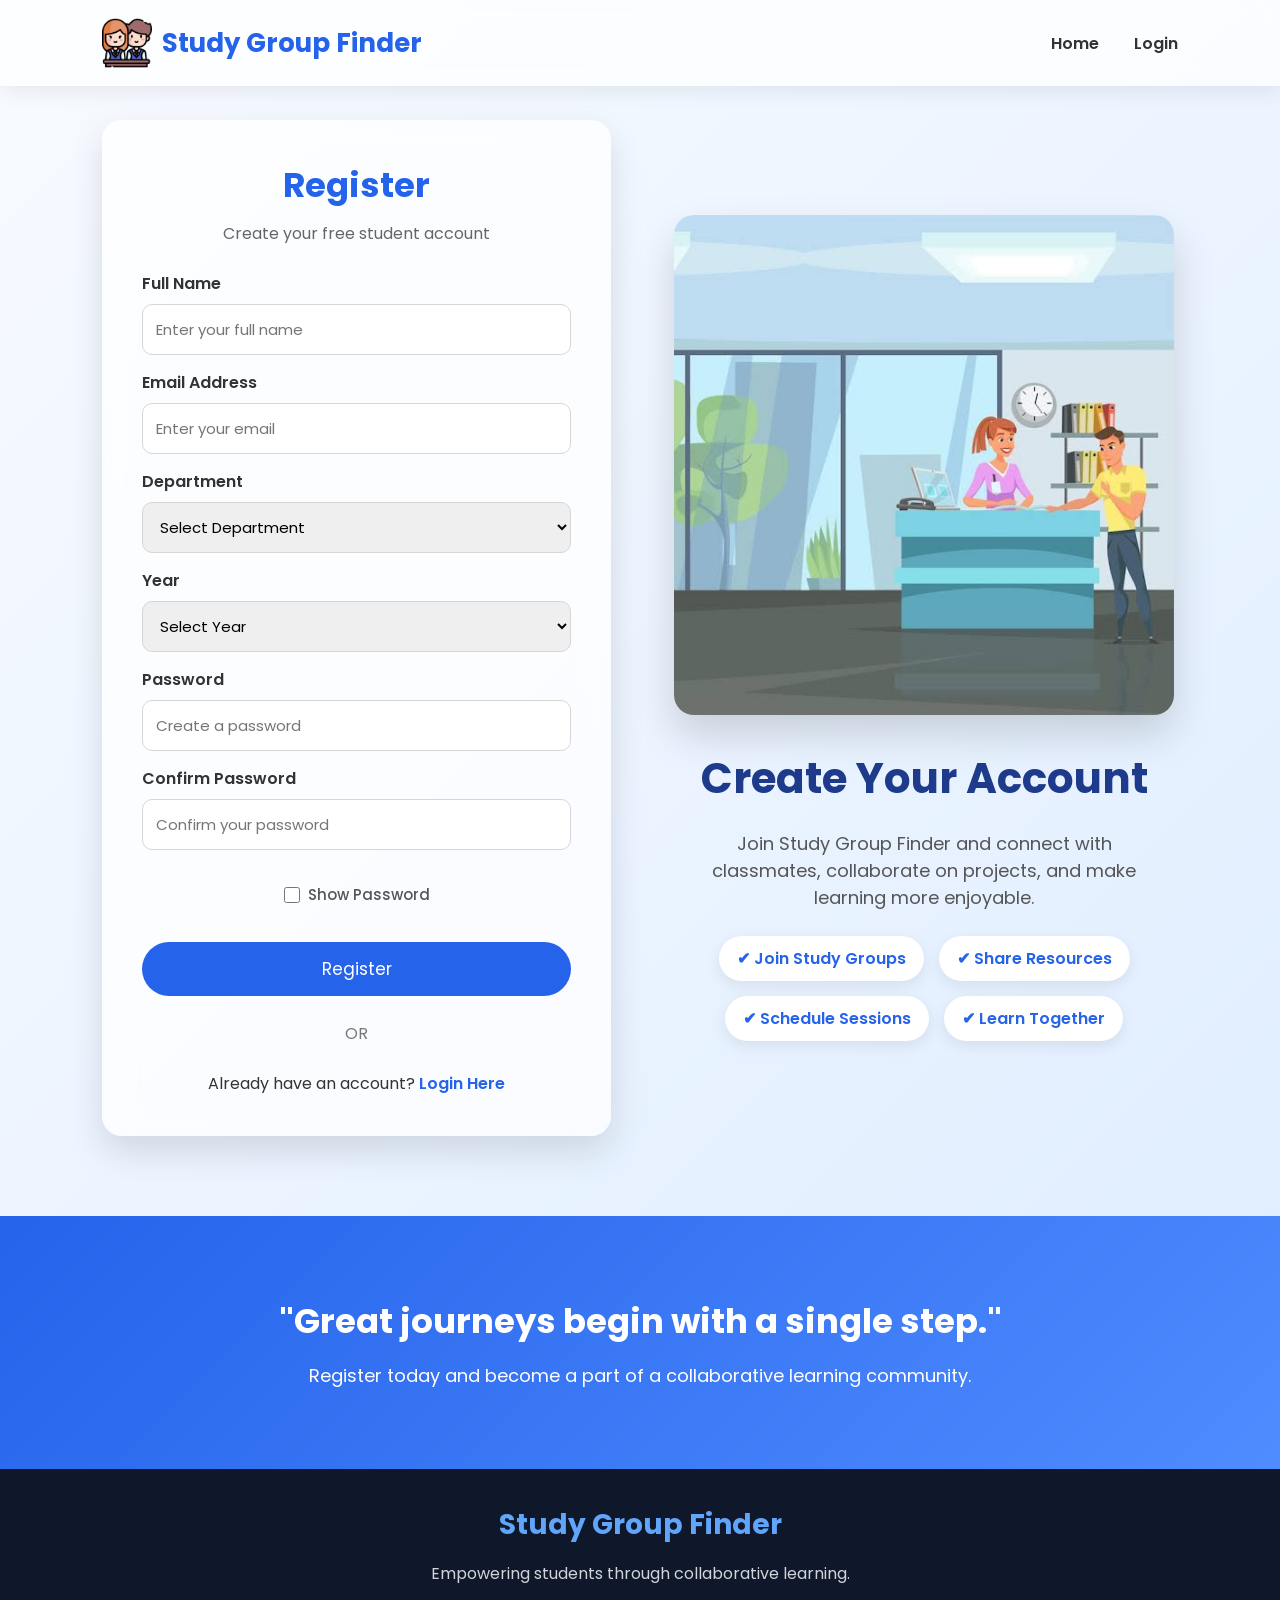
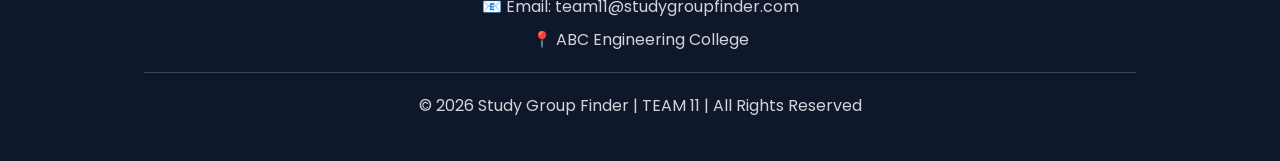
<file: register.html>
<!DOCTYPE html>
<html lang="en">

<head>

    <meta charset="UTF-8">
    <meta name="viewport" content="width=device-width, initial-scale=1.0">

    <title>Register | Study Group Finder</title>

    <link rel="stylesheet" href="css/register.css">

    <link rel="preconnect" href="https://fonts.googleapis.com">

    <link href="https://fonts.googleapis.com/css2?family=Poppins:wght@300;400;500;600;700&display=swap" rel="stylesheet">

</head>

<body>

<!-- ================= NAVBAR ================= -->

<header>

<nav class="navbar">

    <div class="logo">

        <img src="images/index/logo.png" alt="Logo">

        <h2>Study Group Finder</h2>

    </div>

    <ul class="nav-links">

        <li><a href="index.html">Home</a></li>

        <li><a href="login.html">Login</a></li>

    </ul>

</nav>

</header>

<!-- ================= REGISTER SECTION ================= -->

<section class="register-section">

    <!-- Left Side -->

    <div class="register-left">

        <img src="images/register.jpg" alt="Register Illustration">

        <h1>Create Your Account</h1>

        <p>

            Join Study Group Finder and connect with classmates,
            collaborate on projects, and make learning more enjoyable.

        </p>

        <div class="register-highlights">

            <span>✔ Join Study Groups</span>

            <span>✔ Share Resources</span>

            <span>✔ Schedule Sessions</span>

            <span>✔ Learn Together</span>

        </div>

    </div>

    <!-- Right Side -->

    <div class="register-box">

        <h2>Register</h2>

        <p class="subtitle">

            Create your free student account

        </p>

        <form id="registerForm">

            <label>Full Name</label>

            <input
                type="text"
                id="name"
                placeholder="Enter your full name"
                required
            >

            <label>Email Address</label>

            <input
                type="email"
                id="email"
                placeholder="Enter your email"
                required
            >

            <label>Department</label>

            <select id="department" required>

                <option value="">Select Department</option>

                <option>CSE</option>

                <option>IT</option>

                <option>ECE</option>

                <option>EEE</option>

                <option>Mechanical</option>

                <option>Civil</option>

            </select>

            <label>Year</label>

            <select id="year" required>

                <option value="">Select Year</option>

                <option>1st Year</option>

                <option>2nd Year</option>

                <option>3rd Year</option>

                <option>4th Year</option>

            </select>

            <label>Password</label>

            <input
                type="password"
                id="password"
                placeholder="Create a password"
                required
            >

            <label>Confirm Password</label>

            <input
                type="password"
                id="confirmPassword"
                placeholder="Confirm your password"
                required
            >

            <div class="options">
                <label for="showPassword">
                    <input type="checkbox" id="showPassword">
                        Show Password
                </label>
            </div>

            <button type="submit">

                Register

            </button>

        </form>

        <div class="divider">

            <span>OR</span>

        </div>

        <p class="login-link">

            Already have an account?

            <a href="login.html">

                Login Here

            </a>

        </p>

    </div>

</section>

<!-- ================= QUOTE ================= -->

<section class="quote">

    <h2>"Great journeys begin with a single step."</h2>

    <p>

        Register today and become a part of a collaborative learning community.

    </p>

</section>

<!-- ================= FOOTER ================= -->

<footer>

    <div class="footer-content">

        <h3>Study Group Finder</h3>

        <p>

            Empowering students through collaborative learning.

        </p>

        <p>

            📧 Email: team11@studygroupfinder.com

        </p>

        <p>

            📍 ABC Engineering College

        </p>

        <hr>

        <p>

            © 2026 Study Group Finder | TEAM 11 | All Rights Reserved

        </p>

    </div>

</footer>

<script src="js/register.js"></script>

</body>

</html>
</file>
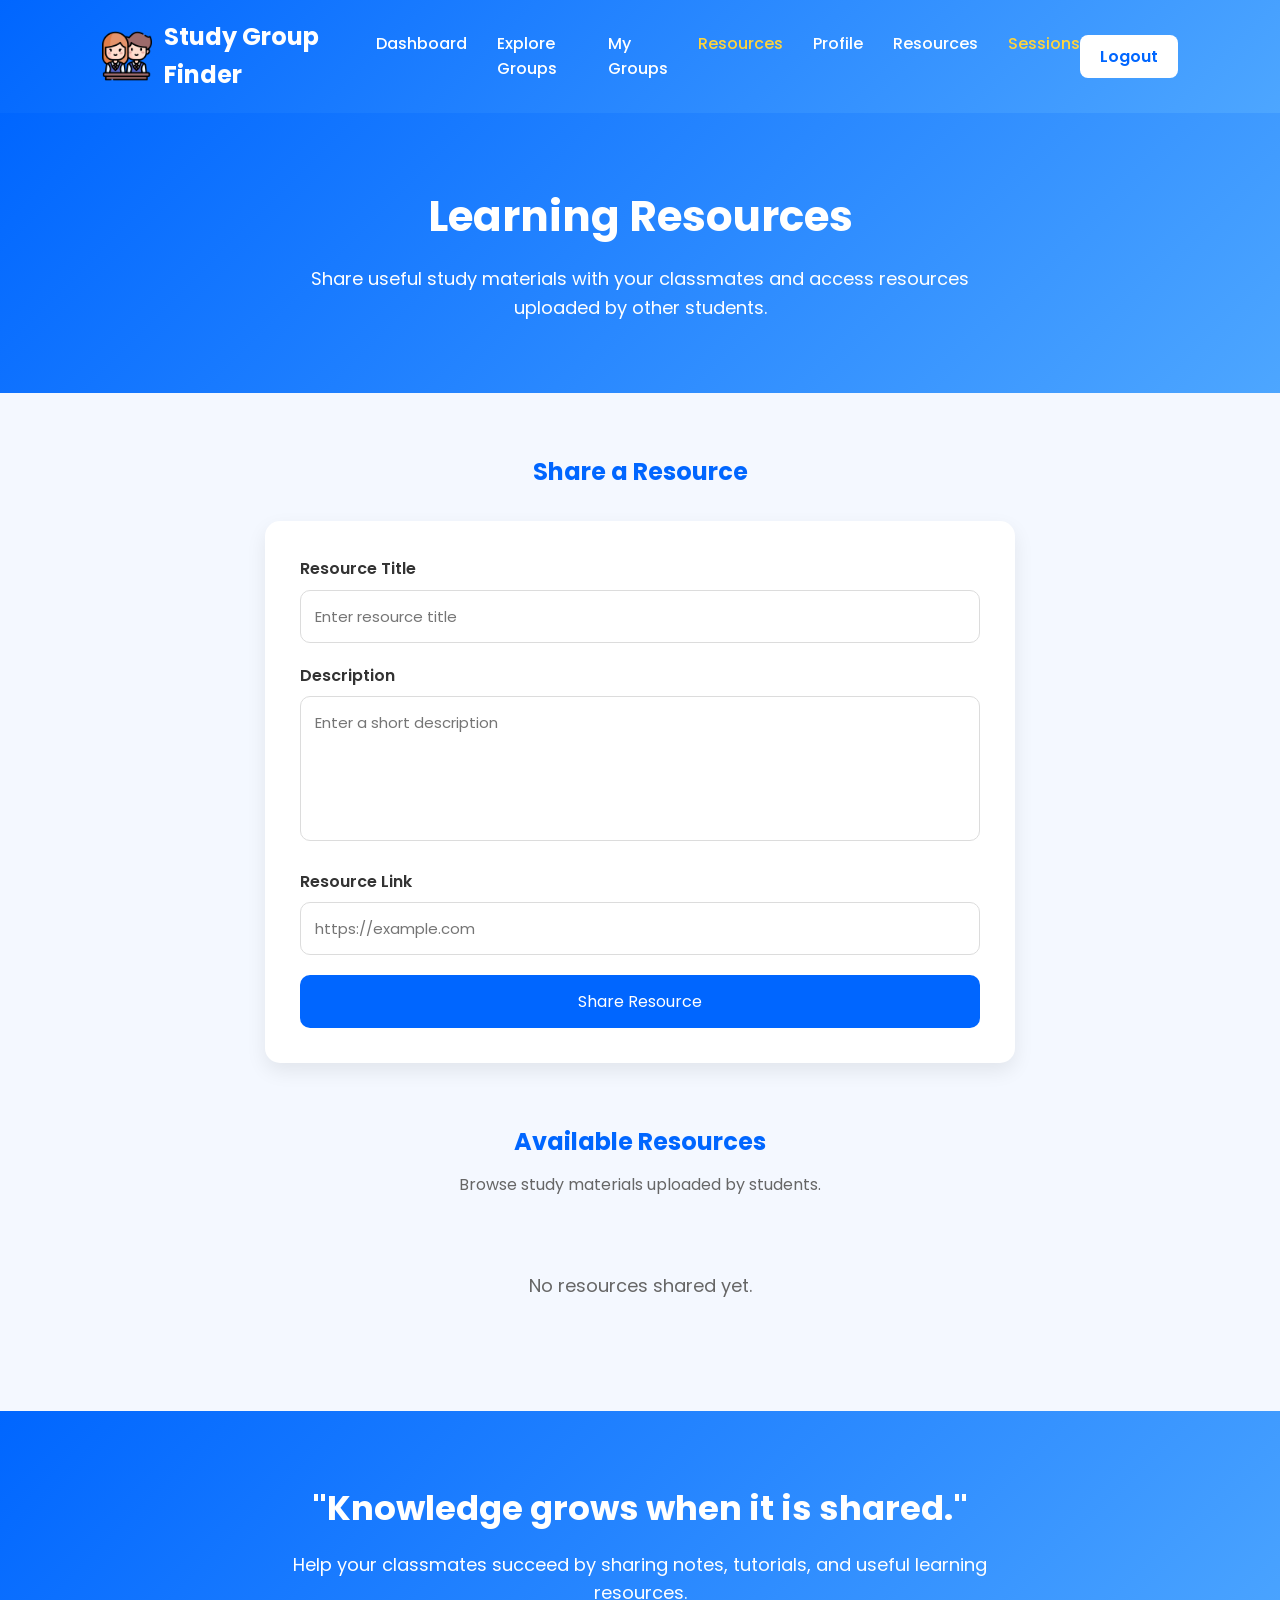
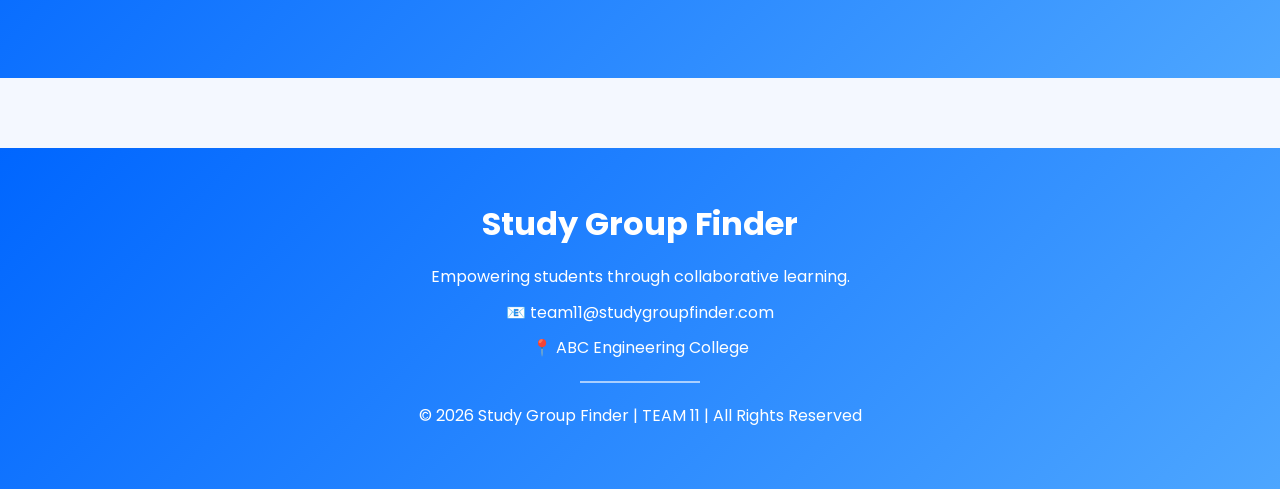
<file: resources.html>
<!DOCTYPE html>
<html lang="en">

<head>

    <meta charset="UTF-8">

    <meta name="viewport" content="width=device-width, initial-scale=1.0">

    <title>Resources | Study Group Finder</title>

    <link rel="stylesheet" href="css/resources.css">

    <link rel="preconnect" href="https://fonts.googleapis.com">

    <link href="https://fonts.googleapis.com/css2?family=Poppins:wght@300;400;500;600;700&display=swap" rel="stylesheet">

</head>

<body>

<!-- ================= NAVBAR ================= -->

<header>

    <nav class="navbar">

        <div class="logo">

            <img src="images/index/logo.png" alt="Logo">

            <h2>Study Group Finder</h2>

        </div>

        <ul class="nav-links">

            <li><a href="dashboard.html">Dashboard</a></li>

            <li><a href="explore.html">Explore Groups</a></li>

            <li><a href="my-groups.html">My Groups</a></li>

            <li><a href="resources.html" class="active">Resources</a></li>

            <li><a href="profile.html">Profile</a></li>

            <li><a href="resources.html">Resources</a></li>

            <li><a href="sessions.html" class="active">Sessions</a></li>

        </ul>

        <div class="buttons">

            <a href="index.html" class="logout-btn">Logout</a>

        </div>

    </nav>

</header>

<!-- ================= HERO ================= -->

<section class="hero">

    <h1>Learning Resources</h1>

    <p>

        Share useful study materials with your classmates and access resources uploaded by other students.

    </p>

</section>

<!-- ================= SHARE RESOURCE ================= -->

<section class="resource-form">

    <h2>Share a Resource</h2>

    <form id="resourceForm">

        <div class="input-box">

            <label>Resource Title</label>

            <input
                type="text"
                id="resourceTitle"
                placeholder="Enter resource title"
                required>

        </div>

        <div class="input-box">

            <label>Description</label>

            <textarea
                id="resourceDescription"
                rows="5"
                placeholder="Enter a short description"
                required></textarea>

        </div>

        <div class="input-box">

            <label>Resource Link</label>

            <input
                type="url"
                id="resourceLink"
                placeholder="https://example.com"
                required>

        </div>

        <button type="submit" class="share-btn">

            Share Resource

        </button>

    </form>

</section>

<!-- ================= RESOURCE LIST ================= -->

<section class="resources-section">

    <h2>Available Resources</h2>

    <p class="section-text">

        Browse study materials uploaded by students.

    </p>

    <div id="resourceList" class="resource-container">

        <!-- Resources will appear here -->

    </div>

</section>

<!-- ================= QUOTE ================= -->

<section class="quote">

    <h2>

        "Knowledge grows when it is shared."

    </h2>

    <p>

        Help your classmates succeed by sharing notes, tutorials, and useful learning resources.

    </p>

</section>

<!-- ================= FOOTER ================= -->

<footer>

    <div class="footer-content">

        <h3>Study Group Finder</h3>

        <p>Empowering students through collaborative learning.</p>

        <p>📧 team11@studygroupfinder.com</p>

        <p>📍 ABC Engineering College</p>

        <hr>

        <p>

            © 2026 Study Group Finder | TEAM 11 | All Rights Reserved

        </p>

    </div>

</footer>

<script src="js/resources.js"></script>

</body>

</html>
</file>
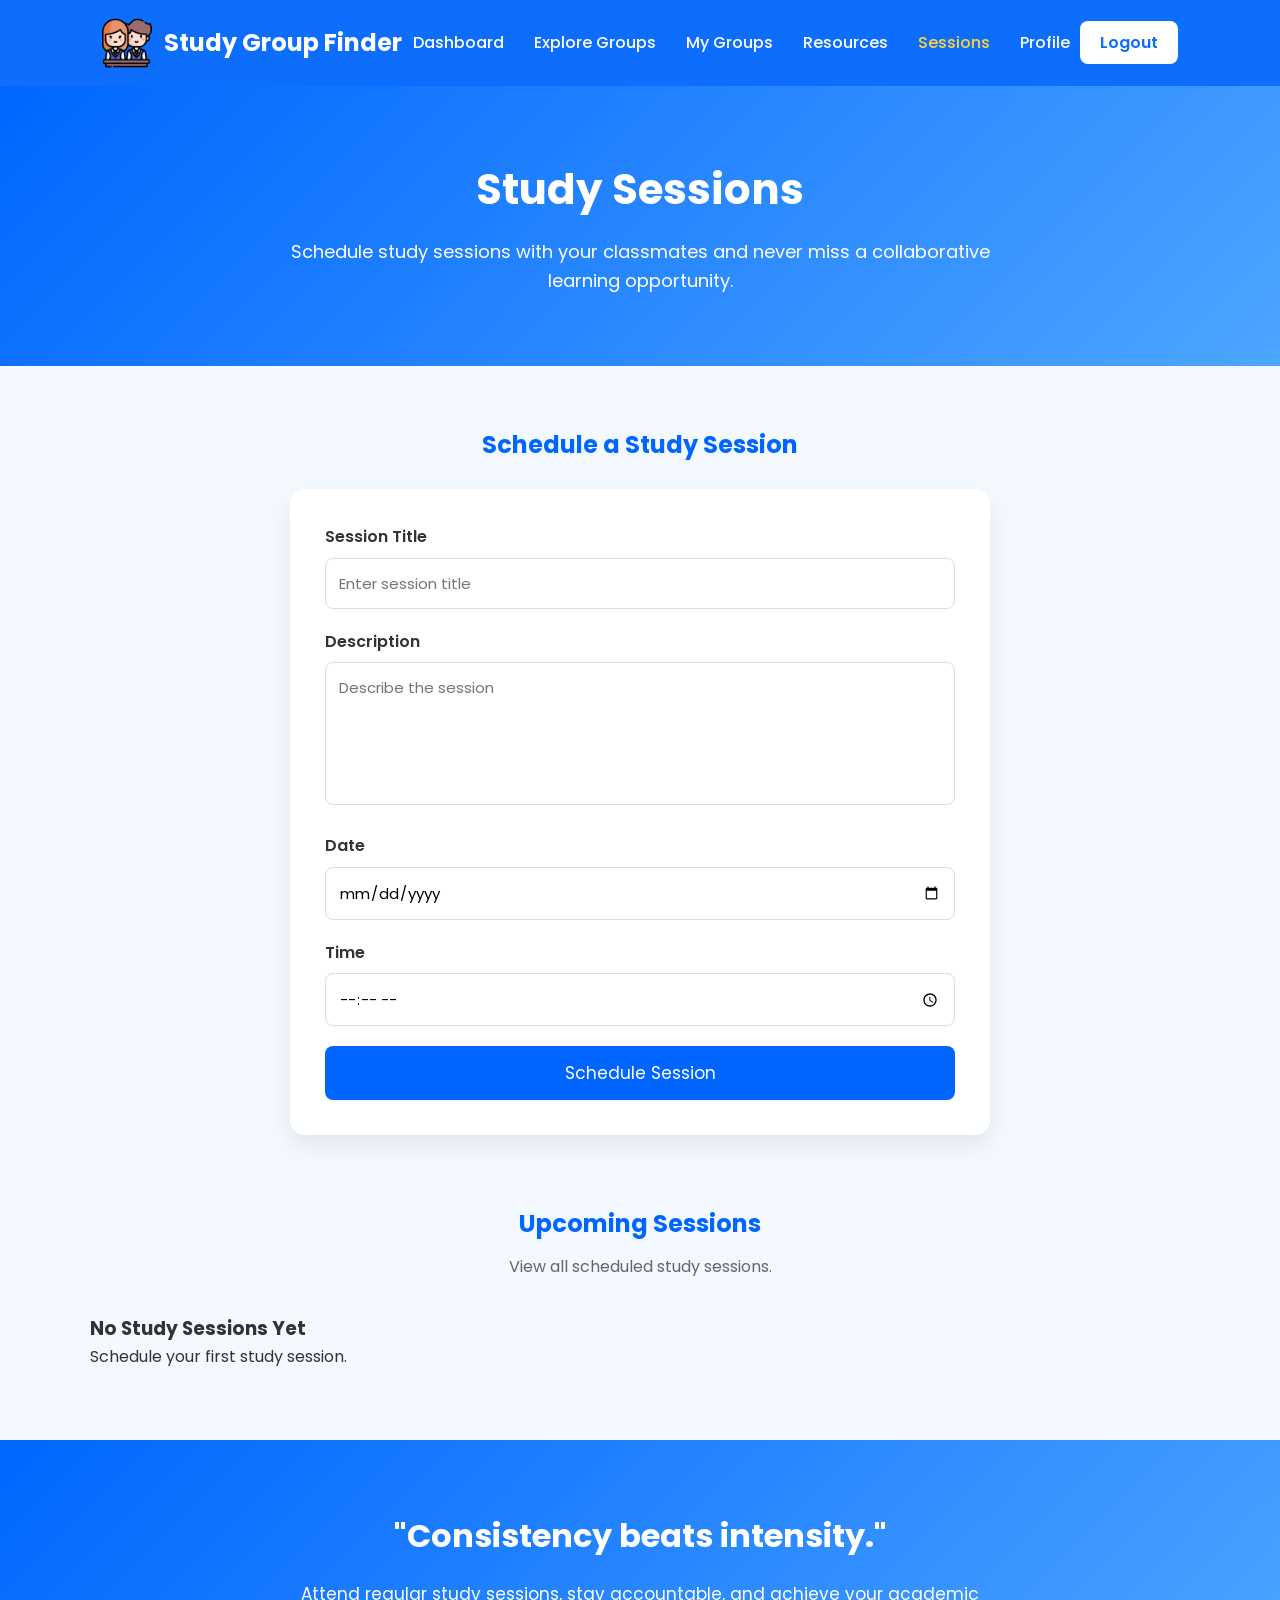
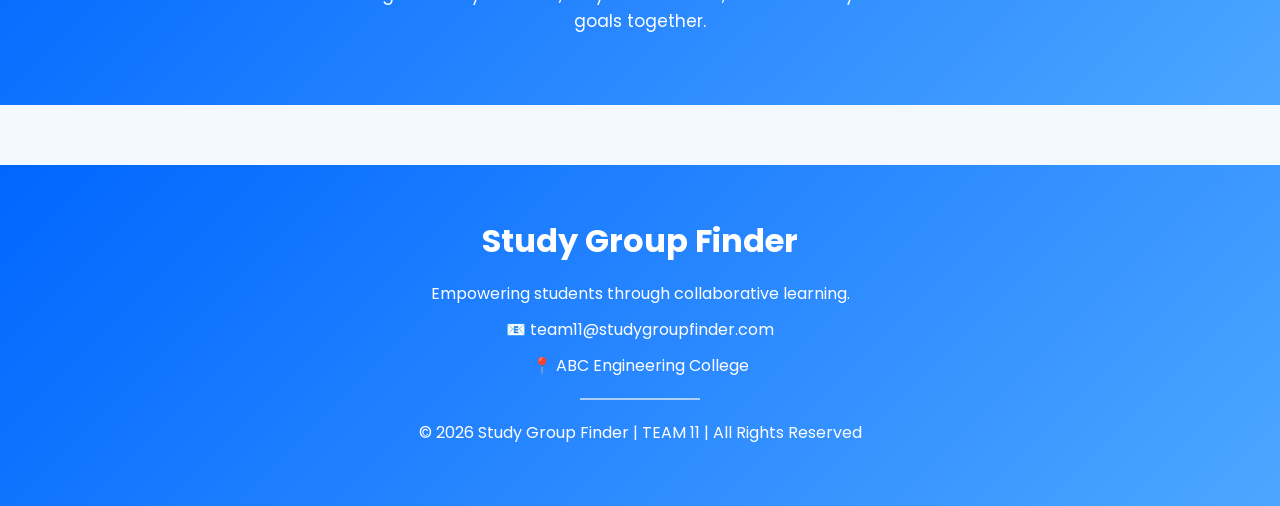
<file: sessions.html>
<!DOCTYPE html>
<html lang="en">

<head>

    <meta charset="UTF-8">

    <meta name="viewport" content="width=device-width, initial-scale=1.0">

    <title>Study Sessions | Study Group Finder</title>

    <link rel="stylesheet" href="css/sessions.css">

    <link rel="preconnect" href="https://fonts.googleapis.com">

    <link href="https://fonts.googleapis.com/css2?family=Poppins:wght@300;400;500;600;700&display=swap" rel="stylesheet">

</head>

<body>

<!-- ================= NAVBAR ================= -->

<header>

    <nav class="navbar">

        <div class="logo">

            <img src="images/index/logo.png" alt="Logo">

            <h2>Study Group Finder</h2>

        </div>

        <ul class="nav-links">

            <li><a href="dashboard.html">Dashboard</a></li>

            <li><a href="explore.html">Explore Groups</a></li>
            
            <li><a href="my-groups.html">My Groups</a></li>

            <li><a href="resources.html">Resources</a></li>

            <li><a href="sessions.html" class="active">Sessions</a></li>

            <li><a href="profile.html">Profile</a></li>

        </ul>

        <div class="buttons">

            <a href="index.html" class="logout-btn">Logout</a>

        </div>

    </nav>

</header>

<!-- ================= HERO ================= -->

<section class="hero">

    <h1>Study Sessions</h1>

    <p>

        Schedule study sessions with your classmates and never miss a collaborative learning opportunity.

    </p>

</section>

<!-- ================= SESSION FORM ================= -->

<section class="session-form">

    <h2>Schedule a Study Session</h2>

    <form id="sessionForm">

        <div class="input-box">

            <label>Session Title</label>

            <input
                type="text"
                id="sessionTitle"
                placeholder="Enter session title"
                required>

        </div>

        <div class="input-box">

            <label>Description</label>

            <textarea
                id="sessionDescription"
                rows="5"
                placeholder="Describe the session"
                required></textarea>

        </div>

        <div class="input-box">

            <label>Date</label>

            <input
                type="date"
                id="sessionDate"
                required>

        </div>

        <div class="input-box">

            <label>Time</label>

            <input
                type="time"
                id="sessionTime"
                required>

        </div>

        <button type="submit" class="schedule-btn">

            Schedule Session

        </button>

    </form>

</section>

<!-- ================= UPCOMING SESSIONS ================= -->

<section class="sessions-section">

    <h2>Upcoming Sessions</h2>

    <p class="section-text">

        View all scheduled study sessions.

    </p>

    <div id="sessionList" class="session-container">

        <!-- Sessions appear here -->

    </div>

</section>

<!-- ================= QUOTE ================= -->

<section class="quote">

    <h2>

        "Consistency beats intensity."

    </h2>

    <p>

        Attend regular study sessions, stay accountable, and achieve your academic goals together.

    </p>

</section>

<!-- ================= FOOTER ================= -->

<footer>

    <div class="footer-content">

        <h3>Study Group Finder</h3>

        <p>Empowering students through collaborative learning.</p>

        <p>📧 team11@studygroupfinder.com</p>

        <p>📍 ABC Engineering College</p>

        <hr>

        <p>

            © 2026 Study Group Finder | TEAM 11 | All Rights Reserved

        </p>

    </div>

</footer>

<script src="js/sessions.js"></script>

</body>

</html>
</file>
<file: css/index.css>
/* ===================================
   GOOGLE FONT & GLOBAL
=================================== */

*{
    margin:0;
    padding:0;
    box-sizing:border-box;
    font-family:'Poppins',sans-serif;
    scroll-behavior:smooth;
}

body{
    background:linear-gradient(to bottom,#eef5ff,#ffffff,#eef5ff);
    color:#333;
    line-height:1.7;
    overflow-x:hidden;
}

img{
    max-width:100%;
    display:block;
}

section{
    padding:90px 8%;
}

h1,h2,h3{
    color:#1e3a8a;
}

.section-text{
    max-width:700px;
    margin:15px auto 45px;
    text-align:center;
    color:#666;
    font-size:18px;
}

/* ===================================
   NAVBAR
=================================== */

header{
    position:fixed;
    width:100%;
    top:0;
    left:0;
    z-index:1000;
}

.navbar{

    display:flex;
    justify-content:space-between;
    align-items:center;

    padding:18px 8%;

    background:rgba(219,234,254,.9);

    backdrop-filter:blur(18px);
    -webkit-backdrop-filter:blur(18px);

    box-shadow:0 4px 20px rgba(0,0,0,.08);

    transition:.3s;
}

.logo{

    display:flex;
    align-items:center;
    gap:12px;
}

.logo img{

    width:52px;
    height:52px;
}

.logo h2{

    font-size:26px;
    font-weight:700;
    color:#2563eb;
}

.nav-links{

    display:flex;
    list-style:none;
    gap:40px;
}

.nav-links a{

    position:relative;

    text-decoration:none;
    color:#444;

    font-weight:500;

    transition:.3s;
}

.nav-links a:hover{

    color:#2563eb;
}

.nav-links a::after{

    content:"";

    position:absolute;

    left:0;
    bottom:-8px;

    width:0;

    height:3px;

    border-radius:20px;

    background:#2563eb;

    transition:.3s;
}

.nav-links a:hover::after{

    width:100%;
}

/* ===================================
   BUTTONS
=================================== */

.buttons{

    display:flex;
    gap:15px;
}

.login-btn,
.register-btn,
.hero-btn{

    padding:13px 30px;

    border-radius:35px;

    text-decoration:none;

    font-weight:600;

    transition:.35s;
}

.login-btn{

    border:2px solid #2563eb;

    color:#2563eb;
}

.register-btn,
.hero-btn{

    background:#3b82f6;

    color:white;
}

.login-btn:hover{

    background:#2563eb;
    color:white;

    transform:translateY(-3px);
}

.register-btn:hover,
.hero-btn:hover{

    background:#2563eb;

    transform:translateY(-4px);

    box-shadow:0 15px 30px rgba(37,99,235,.25);
}

/* ===================================
   HERO
=================================== */

.hero{

    min-height:100vh;
    display:flex;
    justify-content:space-between;
    align-items:center;
    gap:70px;
    padding-top:140px;
    background:linear-gradient(135deg,#dbeafe,#eff6ff);
}

.hero-text{

    width:50%;
}

.hero-text h1{

    font-size:60px;

    line-height:1.2;

    margin-bottom:25px;

    font-weight:700;
}

.hero-text p{

    color:#555;

    font-size:20px;

    margin-bottom:35px;
}

.hero-image{

    width:50%;

    display:flex;

    justify-content:center;
}

.hero-image img{

    border-radius:25px;

    box-shadow:0 25px 45px rgba(0,0,0,.15);

    transition:.5s;
}

.hero-image img:hover{

    transform:scale(1.03);
}

/* ===================================
   HERO BADGES
=================================== */

.hero-info{

    display:flex;

    gap:15px;

    margin-top:35px;

    flex-wrap:wrap;
}

.hero-info span{

    background:white;

    color:#2563eb;

    padding:12px 20px;

    border-radius:30px;

    font-weight:500;

    box-shadow:0 8px 18px rgba(0,0,0,.08);

    transition:.3s;
}

.hero-info span:hover{

    background:#2563eb;

    color:white;

    transform:translateY(-5px);
}

/* ===================================
   SECTION TITLES
=================================== */

.about h2,
.features h2,
.why h2{

    text-align:center;

    font-size:42px;

    margin-bottom:15px;

    position:relative;
}

.about h2::after,
.features h2::after,
.why h2::after{

    content:"";

    display:block;

    width:80px;

    height:4px;

    background:#2563eb;

    margin:14px auto;

    border-radius:20px;
}

/* ===================================
   WHY CHOOSE US
=================================== */

.why{
    background:#ffffff;
}

.why-container{
    display:grid;
    grid-template-columns:repeat(auto-fit,minmax(260px,1fr));
    gap:30px;
    margin-top:45px;
}

.why-card{
    background:#f8fbff;
    border:1px solid #dbeafe;
    padding:35px 30px;
    border-radius:20px;
    text-align:center;
    box-shadow:0 10px 25px rgba(0,0,0,.08);
    transition:.35s;
    border-top:5px solid transparent;
}

.why-card:hover{
    transform:translateY(-10px);
    border-top:5px solid #2563eb;
    box-shadow:0 18px 35px rgba(37,99,235,.18);
}

.why-card h3{
    font-size:24px;
    margin-bottom:15px;
}

.why-card p{
    color:#666;
    font-size:16px;
    line-height:1.8;
}

/* ===================================
   ABOUT
=================================== */

.about{
    background:#eef5ff;
}

.about-container{
    display:flex;
    align-items:center;
    gap:50px;

    background:#f8fbff;

    padding:45px;

    border-radius:25px;

    box-shadow:0 12px 30px rgba(0,0,0,.08);

    transition:.4s;
}

.about-container:hover{
    transform:translateY(-5px);
}

.about-container img{
    width:450px;
    border-radius:20px;
    object-fit:cover;
    transition:.4s;
}

.about-container img:hover{
    transform:scale(1.03);
}

.about-container h3{
    color:#2563eb;
    font-size:28px;
    margin-bottom:12px;
}

.about-container p{
    color:#555;
    font-size:17px;
    line-height:1.9;
}

/* ===================================
   FEATURES
=================================== */

.features{
    background:white;
}

.feature-container{
    display:grid;
    grid-template-columns:repeat(3, 1fr);
    gap:30px;
    margin-top:40px;
}

.card{

    background:#f8fbff;
    border:1px solid #dbeafe;
    border-radius:22px;
    overflow:hidden;
    box-shadow:0 10px 25px rgba(0,0,0,.08);
    transition:.35s;
    text-align:center;
}

.card:hover{

    transform:translateY(-8px);

    box-shadow:0 18px 35px rgba(59,130,246,.25);
}

.card img{

    width:100%;

    height:210px;

    object-fit:cover;

    transition:.5s;
}

.card:hover img{

    transform:scale(1.08);
}

.card h3{

    font-size:24px;

    margin:22px 20px 12px;
}

.card p{

    color:#666;

    padding:0 22px 28px;

    font-size:16px;

    line-height:1.8;
}

/* ===================================
   QUOTE SECTION
=================================== */

.quote{

    background:linear-gradient(135deg,#2563eb,#3b82f6,#60a5fa);

    color:white;

    text-align:center;

    border-radius:30px;

    margin:0 8% 80px;

    padding:70px 40px;

    box-shadow:0 20px 40px rgba(37,99,235,.25);
}

.quote h2{

    color:white;

    font-size:40px;

    margin-bottom:20px;

    font-style:italic;
}

.quote p{

    max-width:700px;

    margin:auto;

    font-size:18px;

    opacity:.95;
}

/* ===========================
   FOOTER
=========================== */

footer{

    background:#0f172a;

    color:white;

    text-align:center;

    padding:35px 20px;

}

.footer-content h3{

    color:#60a5fa;

    font-size:28px;

    margin-bottom:15px;

}

.footer-content p{

    color:#d1d5db;

    margin:8px 0;

}

.footer-content hr{

    width:80%;

    margin:20px auto;

    border:none;

    border-top:1px solid rgba(255,255,255,.2);

}

/* ===================================
   SMOOTH ANIMATIONS
=================================== */

.card,
.why-card,
.about-container,
.hero-image img,
.hero-info span,
.login-btn,
.register-btn,
.hero-btn{

    transition:all .35s ease;
}

html{

    scroll-behavior:smooth;
}


/* ===================================
   IMAGE HOVER
=================================== */

.hero-image img,
.about-container img,
.card img{

    cursor:pointer;
}

/* ===================================
   SECTION SPACING
=================================== */

section{

    scroll-margin-top:90px;
}

/* ===================================
   RESPONSIVE DESIGN
=================================== */

@media(max-width:1000px){

.hero{

    flex-direction:column-reverse;

    text-align:center;

    gap:50px;
}

.hero-text,
.hero-image{

    width:100%;
}

.hero-info{

    justify-content:center;
}

.about-container{

    flex-direction:column;
}

.about-container img{

    width:100%;
}

.feature-container{
    grid-template-columns:repeat(2, 1fr);
}

}

@media(max-width:850px){

.navbar{

    flex-direction:column;

    gap:20px;

    padding:20px;
}

.nav-links{

    flex-wrap:wrap;

    justify-content:center;

    gap:25px;
}

.buttons{

    margin-top:10px;
}

.hero{

    padding-top:180px;
}

.hero-text h1{

    font-size:44px;
}

.hero-text p{

    font-size:18px;
}

.about h2,
.features h2,
.why h2{

    font-size:34px;
}

.quote h2{

    font-size:30px;
}

}

@media(max-width:600px){

.logo h2{

    font-size:22px;
}

.logo img{

    width:42px;

    height:42px;
}

.hero-text h1{

    font-size:36px;
}

.hero-info{

    flex-direction:column;

    align-items:center;
}

.hero-info span{

    width:220px;
}

.card{

    border-radius:18px;
}

.about-container{

    padding:25px;
}

.quote{

    padding:50px 25px;

    margin:0 5% 60px;
}

.quote h2{

    font-size:26px;
}

.quote p{

    font-size:16px;
}

.feature-container{
    grid-template-columns:1fr;
}

.footer-content h3{

    font-size:28px;
}

.footer-content p{

    font-size:15px;
}

}

/* ===========================
   SCROLL BUTTONS
=========================== */

#topBtn,
#bottomBtn{

    position:fixed;

    right:20px;

    width:50px;
    height:50px;

    border:none;

    border-radius:50%;

    background:#2563eb;

    color:white;

    font-size:22px;

    cursor:pointer;

    display:none;

    transition:.3s;

    box-shadow:0 4px 10px rgba(0,0,0,.2);

    z-index:1000;
}

#topBtn{
    bottom:90px;
}

#bottomBtn{
    bottom:25px;
}

#topBtn:hover,
#bottomBtn:hover{

    background:#1d4ed8;

    transform:scale(1.1);
}

/* ===================================
   FADE-IN ANIMATION
=================================== */

@keyframes fadeUp{

    from{

        opacity:0;

        transform:translateY(35px);
    }

    to{

        opacity:1;

        transform:translateY(0);
    }
}

.hero,
.why-card,
.about-container,
.card,
.quote{

    animation:fadeUp .8s ease;
}
</file>
<file: css/create.css>
/* ===========================
   GLOBAL
=========================== */

*{
    margin:0;
    padding:0;
    box-sizing:border-box;
    font-family:'Poppins',sans-serif;
    scroll-behavior:smooth;
}

body{
    background:#eef4ff;
    color:#333;
    line-height:1.6;
}

/* ===========================
   NAVBAR
=========================== */

header{
    position:fixed;
    top:0;
    width:100%;
    z-index:1000;
}

.navbar{

    display:flex;
    justify-content:space-between;
    align-items:center;

    padding:18px 8%;

    background:rgba(255,255,255,.75);

    backdrop-filter:blur(10px);

    box-shadow:0 4px 12px rgba(0,0,0,.08);

}

.logo{

    display:flex;
    align-items:center;
    gap:10px;

}

.logo img{

    width:50px;
    height:50px;

}

.logo h2{

    color:#2563eb;
    font-size:26px;

}

.nav-links{

    display:flex;
    list-style:none;
    gap:35px;

}

.nav-links a{

    text-decoration:none;
    color:#333;
    font-weight:500;
    transition:.3s;

}

.nav-links a:hover,
.nav-links .active{

    color:#2563eb;

}

.logout-btn{

    text-decoration:none;

    background:#2563eb;

    color:white;

    padding:12px 26px;

    border-radius:30px;

    font-weight:600;

    transition:.3s;

}

.logout-btn:hover{

    background:#1d4ed8;

    transform:translateY(-3px);

}

/* ===========================
   HERO
=========================== */

.hero{

    padding:150px 8% 70px;

    text-align:center;

    background:linear-gradient(135deg,#2563eb,#3b82f6);

    color:white;

}

.hero h1{

    font-size:48px;

    margin-bottom:20px;

}

.hero p{

    max-width:750px;

    margin:auto;

    font-size:18px;

    opacity:.95;

}

/* ===========================
   FORM SECTION
=========================== */

.form-section{

    width:90%;

    max-width:850px;

    margin:70px auto;

}

.form-header{

    text-align:center;

    margin-bottom:40px;

}

.form-header h2{

    font-size:38px;

    color:#1e3a8a;

    margin-bottom:12px;

}

.form-header p{

    color:#555;

    font-size:17px;

}

.group-form{

    background:white;

    padding:45px;

    border-radius:20px;

    box-shadow:0 10px 25px rgba(0,0,0,.08);

}

.input-box{

    display:flex;

    flex-direction:column;

    margin-bottom:25px;

}

.input-box label{

    font-weight:600;

    color:#1e3a8a;

    margin-bottom:10px;

}

.input-box input,
.input-box select,
.input-box textarea{

    width:100%;

    padding:14px 18px;

    border:1px solid #d1d5db;

    border-radius:12px;

    font-size:16px;

    outline:none;

    transition:.3s;

}

.input-box input:focus,
.input-box select:focus,
.input-box textarea:focus{

    border-color:#2563eb;

    box-shadow:0 0 0 3px rgba(37,99,235,.15);

}

textarea{

    resize:none;

}

.full-width{

    width:100%;

}

.create-btn{

    width:100%;

    padding:15px;

    margin-top:15px;

    border:none;

    border-radius:12px;

    background:#2563eb;

    color:white;

    font-size:17px;

    font-weight:600;

    cursor:pointer;

    transition:.3s;

}

.create-btn:hover{

    background:#1d4ed8;

    transform:translateY(-3px);

    box-shadow:0 10px 20px rgba(37,99,235,.25);

}

/* ===========================
   QUOTE
=========================== */

.quote{

    margin-top:70px;

    padding:80px 8%;

    text-align:center;

    background:linear-gradient(135deg,#2563eb,#1d4ed8);

    color:white;

}

.quote h2{

    font-size:38px;

    margin-bottom:20px;

}

.quote p{

    max-width:700px;

    margin:auto;

    font-size:18px;

    opacity:.95;

}

/* ===========================
   FOOTER
=========================== */

footer{

    background:#0f172a;

    color:white;

    text-align:center;

    padding:40px 20px;

}

.footer-content h3{

    color:#60a5fa;

    font-size:30px;

    margin-bottom:15px;

}

.footer-content p{

    margin:10px 0;

    color:#d1d5db;

}

.footer-content hr{

    width:180px;

    margin:20px auto;

    border:none;

    border-top:1px solid rgba(255,255,255,.2);

}

/* ===========================
   SCROLL BUTTONS
=========================== */

#topBtn,
#bottomBtn{

    position:fixed;

    right:25px;

    width:50px;

    height:50px;

    border:none;

    border-radius:50%;

    background:#2563eb;

    color:white;

    font-size:22px;

    cursor:pointer;

    box-shadow:0 8px 20px rgba(0,0,0,.25);

    transition:.3s;

    z-index:999;

}

#topBtn{

    bottom:90px;

}

#bottomBtn{

    bottom:25px;

}

#topBtn:hover,
#bottomBtn:hover{

    background:#1d4ed8;

    transform:scale(1.1);

}

/* ===========================
   RESPONSIVE
=========================== */

@media(max-width:1000px){

    .navbar{

        flex-direction:column;

        gap:20px;

        padding:20px;

    }

    .nav-links{

        flex-wrap:wrap;

        justify-content:center;

        gap:20px;

    }

    .hero{

        padding-top:190px;

    }

}

@media(max-width:768px){

    .hero h1{

        font-size:36px;

    }

    .hero p{

        font-size:16px;

    }

    .form-section{

        width:95%;

    }

    .group-form{

        padding:30px 22px;

    }

    .form-header h2{

        font-size:30px;

    }

    .quote{

        padding:60px 20px;

    }

    .quote h2{

        font-size:30px;

    }

    .quote p{

        font-size:16px;

    }

    .footer-content h3{

        font-size:26px;

    }

    .footer-content p{

        font-size:15px;

    }

}
</file>
<file: css/dashboard.css>
/* ===========================
   GLOBAL
=========================== */

*{
    margin:0;
    padding:0;
    box-sizing:border-box;
    font-family:'Poppins',sans-serif;
    scroll-behavior:smooth;
}

body{
    background:#eef4ff;
    color:#333;
    line-height:1.6;
}

/* ===========================
   NAVBAR
=========================== */

header{
    position:fixed;
    top:0;
    width:100%;
    z-index:1000;
}

.navbar{
    display:flex;
    justify-content:space-between;
    align-items:center;
    padding:18px 8%;

    background:rgba(255,255,255,.75);
    backdrop-filter:blur(10px);

    box-shadow:0 4px 12px rgba(0,0,0,.08);
}

.logo{
    display:flex;
    align-items:center;
    gap:10px;
}

.logo img{
    width:50px;
    height:50px;
}

.logo h2{
    color:#2563eb;
    font-size:26px;
}

.nav-links{
    display:flex;
    list-style:none;
    gap:35px;
}

.nav-links a{
    text-decoration:none;
    color:#333;
    font-weight:500;
    transition:.3s;
}

.nav-links a:hover,
.nav-links .active{
    color:#2563eb;
}

.logout-btn{

    text-decoration:none;
    background:#2563eb;
    color:white;

    padding:12px 26px;

    border-radius:30px;

    font-weight:600;

    transition:.3s;
}

.logout-btn:hover{

    background:#1d4ed8;

    transform:translateY(-3px);
}

/* ===========================
   HERO
=========================== */

.dashboard-hero{

    display:flex;
    justify-content:space-between;
    align-items:center;

    padding:140px 8% 70px;

    gap:60px;
}

.hero-text{

    width:50%;
}

.hero-text h1{

    font-size:52px;

    color:#1e3a8a;

    margin-bottom:20px;
}

.hero-text p{

    font-size:19px;

    color:#555;
}

.hero-image{

    width:50%;

    display:flex;
    justify-content:center;
}

.hero-image img{

    width:100%;
    max-width:520px;

    border-radius:20px;

    box-shadow:0 15px 35px rgba(0,0,0,.15);
}

/* ===========================
   STATISTICS
=========================== */

.statistics{

    padding:20px 8% 70px;

    display:grid;

    grid-template-columns:repeat(3,1fr);

    gap:30px;
}

.stat-card{

    background:white;

    padding:35px;

    border-radius:20px;

    text-align:center;

    box-shadow:0 8px 20px rgba(0,0,0,.08);

    transition:.3s;
}

.stat-card:hover{

    transform:translateY(-8px);

    box-shadow:0 18px 30px rgba(0,0,0,.15);
}

.stat-card h2{

    font-size:42px;

    color:#2563eb;

    margin-bottom:10px;
}

.stat-card p{

    color:#555;

    font-size:18px;
}

/* ===========================
   QUICK ACTIONS
=========================== */

.quick-actions{

    padding:70px 8%;
}

.quick-actions h2{

    text-align:center;

    font-size:40px;

    color:#1e3a8a;

    margin-bottom:15px;
}

.action-container{

    display:grid;

    grid-template-columns:repeat(3,1fr);

    gap:30px;

    margin-top:40px;
}

.action-card{

    background:white;

    border-radius:20px;

    padding:30px;

    text-decoration:none;

    text-align:center;

    color:#333;

    box-shadow:0 8px 20px rgba(0,0,0,.08);

    transition:.3s;
}

.action-card:hover{

    transform:translateY(-8px);

    background:#2563eb;

    color:white;

    box-shadow:0 18px 35px rgba(37,99,235,.3);
}

.action-card h3{

    font-size:24px;

    margin-bottom:15px;
}

.action-card p{

    font-size:16px;

    line-height:1.6;
}

/* ===========================
   STUDY SESSIONS
=========================== */

.sessions{

    padding:70px 8%;
}

.sessions h2{

    text-align:center;

    font-size:40px;

    color:#1e3a8a;

    margin-bottom:40px;
}

table{

    width:100%;

    border-collapse:collapse;

    background:white;

    border-radius:15px;

    overflow:hidden;

    box-shadow:0 8px 20px rgba(0,0,0,.08);
}

th{

    background:#2563eb;

    color:white;

    padding:18px;

    font-size:18px;
}

td{

    padding:18px;

    text-align:center;

    border-bottom:1px solid #ddd;
}

tr:hover{

    background:#f2f7ff;
}

/* ===========================
   RECENT GROUPS
=========================== */

.recent-groups{

    padding:70px 8%;
}

.recent-groups h2{

    text-align:center;

    font-size:40px;

    color:#1e3a8a;

    margin-bottom:40px;
}

.group-container{

    display:grid;

    grid-template-columns:repeat(3,1fr);

    gap:30px;
}

.group-card{

    background:white;

    border-radius:20px;

    overflow:hidden;

    text-align:center;

    box-shadow:0 8px 20px rgba(0,0,0,.08);

    transition:.3s;
}

.group-card:hover{

    transform:translateY(-8px);

    box-shadow:0 18px 35px rgba(0,0,0,.15);
}

.group-card img{

    width:100%;

    height:220px;

    object-fit:cover;
}

.group-card h3{

    color:#2563eb;

    margin:20px 0 10px;
}

.group-card p{

    color:#555;

    margin-bottom:20px;
}

.group-card a{

    display:inline-block;

    margin-bottom:25px;

    text-decoration:none;

    background:#2563eb;

    color:white;

    padding:12px 28px;

    border-radius:30px;

    transition:.3s;
}

.group-card a:hover{

    background:#1d4ed8;
}

/* ===========================
   STUDY TIP
=========================== */

.tip{

    padding:70px 8%;

    text-align:center;
}

.tip h2{

    font-size:40px;

    color:#1e3a8a;

    margin-bottom:20px;
}

.tip p{

    max-width:800px;

    margin:auto;

    background:white;

    padding:35px;

    border-radius:20px;

    color:#555;

    font-size:18px;

    line-height:1.8;

    box-shadow:0 8px 20px rgba(0,0,0,.08);
}

/* ===========================
   QUOTE
=========================== */

.quote{

    padding:80px 8%;

    text-align:center;

    background:linear-gradient(135deg,#2563eb,#1d4ed8);

    color:white;

    margin-top:40px;
}

.quote h2{

    font-size:38px;

    margin-bottom:20px;
}

.quote p{

    font-size:18px;

    max-width:700px;

    margin:auto;

    opacity:.95;
}

/* ===========================
   FOOTER
=========================== */

footer{

    background:#0f172a;

    color:white;

    text-align:center;

    padding:35px 20px;
}

.footer-content h3{

    font-size:28px;

    margin-bottom:15px;

    color:#60a5fa;
}

.footer-content p{

    margin:8px 0;

    color:#d1d5db;
}

.footer-content hr{

    width:80%;

    margin:20px auto;

    border:none;

    border-top:1px solid rgba(255,255,255,.2);
}

/* ===========================
   SCROLL BUTTONS
=========================== */

#topBtn,
#bottomBtn{

    position:fixed;

    right:20px;

    width:50px;
    height:50px;

    border:none;

    border-radius:50%;

    background:#2563eb;

    color:white;

    font-size:22px;

    cursor:pointer;

    display:none;

    transition:.3s;

    box-shadow:0 4px 10px rgba(0,0,0,.2);

    z-index:1000;
}

#topBtn{
    bottom:90px;
}

#bottomBtn{
    bottom:25px;
}

#topBtn:hover,
#bottomBtn:hover{

    background:#1d4ed8;

    transform:scale(1.1);
}

/* ===========================
   RESPONSIVE
=========================== */

@media(max-width:1000px){

.dashboard-hero{

    flex-direction:column;

    text-align:center;
}

.hero-text,
.hero-image{

    width:100%;
}

.statistics{

    grid-template-columns:repeat(2,1fr);
}

.action-container{

    grid-template-columns:repeat(2,1fr);
}

.group-container{

    grid-template-columns:repeat(2,1fr);
}

}

@media(max-width:768px){

.navbar{

    flex-direction:column;

    gap:20px;

    padding:20px;
}

.nav-links{

    flex-wrap:wrap;

    justify-content:center;

    gap:20px;
}

.dashboard-hero{

    padding-top:180px;
}

.hero-text h1{

    font-size:38px;
}

.statistics{

    grid-template-columns:1fr;
}

.action-container{

    grid-template-columns:1fr;
}

.group-container{

    grid-template-columns:1fr;
}

table{

    font-size:14px;
}

th,
td{

    padding:12px;
}

.quote h2{

    font-size:30px;
}

.tip h2,
.quick-actions h2,
.sessions h2,
.recent-groups h2{

    font-size:32px;
}

}
</file>
<file: css/explore.css>
/* ===========================
   GLOBAL
=========================== */

*{
    margin:0;
    padding:0;
    box-sizing:border-box;
    font-family:'Poppins',sans-serif;
    scroll-behavior:smooth;
}

body{
    background:#eef4ff;
    color:#333;
    line-height:1.6;
}

/* ===========================
   NAVBAR
=========================== */

header{
    position:fixed;
    top:0;
    width:100%;
    z-index:1000;
}

.navbar{
    display:flex;
    justify-content:space-between;
    align-items:center;
    padding:18px 8%;
    background:rgba(255,255,255,.75);
    backdrop-filter:blur(10px);
    box-shadow:0 4px 12px rgba(0,0,0,.08);
}

.logo{
    display:flex;
    align-items:center;
    gap:10px;
}

.logo img{
    width:50px;
    height:50px;
}

.logo h2{
    color:#2563eb;
    font-size:26px;
}

.nav-links{
    display:flex;
    list-style:none;
    gap:35px;
}

.nav-links a{
    text-decoration:none;
    color:#333;
    font-weight:500;
    transition:.3s;
}

.nav-links a:hover,
.nav-links .active{
    color:#2563eb;
}

.logout-btn{
    text-decoration:none;
    background:#2563eb;
    color:white;
    padding:12px 26px;
    border-radius:30px;
    font-weight:600;
    transition:.3s;
}

.logout-btn:hover{
    background:#1d4ed8;
    transform:translateY(-3px);
}

/* ===========================
   HERO
=========================== */

.hero{

    background:linear-gradient(135deg,#2563eb,#4f8cff);

    color:white;

    text-align:center;

    padding:90px 20px 60px;

    display:flex;

    flex-direction:column;

    justify-content:center;

    align-items:center;

}

.hero h1{

    font-size:48px;

    font-weight:700;

    margin-top: 20px;

    margin-bottom:20px;

    line-height:1.2;

}

.hero p{

    width:100%;

    max-width:650px;

    margin:0 auto;

    font-size:18px;

    line-height:1.8;

    text-align:center;

}

/* ===========================
   SEARCH SECTION
=========================== */

.search-section{

    width:90%;
    max-width:1200px;

    margin:50px auto;

    display:flex;
    justify-content:center;
    align-items:center;
    gap:20px;

    flex-wrap:wrap;

}

.search-section input,
.search-section select{

    width:320px;

    padding:15px 18px;

    border:none;
    outline:none;

    border-radius:12px;

    background:white;

    font-size:16px;

    box-shadow:0 8px 20px rgba(0,0,0,.08);

    transition:.3s;

}

.search-section input:focus,
.search-section select:focus{

    box-shadow:0 0 0 3px rgba(37,99,235,.25);

}

/* ===========================
   GROUP SECTION
=========================== */

.groups{

    width:90%;
    max-width:1400px;

    margin:70px auto;

}

.groups h2{

    text-align:center;

    font-size:40px;

    color:#1e3a8a;

    margin-bottom:15px;

}

.section-text{

    text-align:center;

    max-width:700px;

    margin:0 auto 50px;

    color:#555;

    font-size:18px;

    line-height:1.7;

}

/* ===========================
   GROUP CONTAINER
=========================== */

.group-container{

    display:grid;

    grid-template-columns:repeat(3,1fr);

    gap:30px;

}

/* ===========================
   GROUP CARD
=========================== */

.card{

    background:white;

    border-radius:20px;

    padding:30px;

    box-shadow:0 10px 25px rgba(0,0,0,.08);

    transition:.3s;

    display:flex;

    flex-direction:column;

    justify-content:space-between;

    min-height:380px;

}

.card:hover{

    transform:translateY(-10px);

    box-shadow:0 18px 35px rgba(37,99,235,.18);

}

.card h3{

    color:#2563eb;

    font-size:24px;

    margin-bottom:18px;

}

.card p{

    color:#555;

    font-size:16px;

    line-height:1.7;

    margin-bottom:10px;

}

.card strong{

    color:#1e3a8a;

}

/* ===========================
   JOIN BUTTON
=========================== */

.join-btn{

    margin-top:auto;

    width:100%;

    padding:14px;

    border:none;

    border-radius:12px;

    background:#2563eb;

    color:white;

    font-size:16px;

    font-weight:600;

    cursor:pointer;

    transition:.3s;

}

.join-btn:hover{

    background:#1d4ed8;

    transform:translateY(-2px);

}

/* ===========================
   QUOTE
=========================== */

.quote{

    padding:80px 8%;

    text-align:center;

    background:linear-gradient(135deg,#2563eb,#1d4ed8);

    color:white;

    margin-top:40px;

}

.quote h2{

    font-size:38px;

    margin-bottom:20px;

}

.quote p{

    max-width:700px;

    margin:auto;

    font-size:18px;

    opacity:.95;

}

/* ===========================
   FOOTER
=========================== */

footer{

    background:#0f172a;

    color:white;

    text-align:center;

    padding:35px 20px;

}

.footer-content h3{

    color:#60a5fa;

    font-size:28px;

    margin-bottom:15px;

}

.footer-content p{

    color:#d1d5db;

    margin:8px 0;

}

.footer-content hr{

    width:80%;

    margin:20px auto;

    border:none;

    border-top:1px solid rgba(255,255,255,.2);

}

/* ===========================
   SCROLL BUTTONS
=========================== */

#topBtn,
#bottomBtn{

    position:fixed;

    right:25px;

    width:50px;

    height:50px;

    border:none;

    border-radius:50%;

    background:#2563eb;

    color:white;

    font-size:22px;

    cursor:pointer;

    box-shadow:0 8px 20px rgba(0,0,0,.25);

    transition:.3s;

    z-index:999;

}

#topBtn{

    bottom:90px;

}

#bottomBtn{

    bottom:25px;

}

#topBtn:hover,
#bottomBtn:hover{

    background:#1d4ed8;

    transform:scale(1.1);

}

/* ===========================
   RESPONSIVE
=========================== */

@media(max-width:1000px){

.navbar{

    flex-direction:column;

    gap:20px;

    padding:20px;

}

.nav-links{

    flex-wrap:wrap;

    justify-content:center;

    gap:20px;

}

.hero{

    padding-top:180px;

}

.hero h1{

    font-size:40px;

}

.group-container{

    grid-template-columns:repeat(2,1fr);

}

.search-section{

    flex-direction:column;

}

.search-section input,
.search-section select{

    width:100%;
    max-width:500px;

}

}

@media(max-width:768px){

.hero h1{

    font-size:32px;

}

.hero p{

    font-size:16px;

}

.groups h2{

    font-size:32px;

}

.section-text{

    font-size:16px;

}

.group-container{

    grid-template-columns:1fr;

}

.card{

    padding:25px;

}

.quote h2{

    font-size:30px;

}

.footer-content h3{

    font-size:24px;

}

.footer-content p{

    font-size:15px;

}

}
</file>
<file: css/login.css>
/* ===========================
   GLOBAL
=========================== */

*{
    margin:0;
    padding:0;
    box-sizing:border-box;
    font-family:'Poppins',sans-serif;
    scroll-behavior:smooth;
}

body{
    background:linear-gradient(135deg,#eef5ff,#dbeafe,#f8fbff);
    color:#333;
    line-height:1.6;
}

/* ===========================
   NAVBAR
=========================== */

header{
    position:fixed;
    top:0;
    width:100%;
    z-index:1000;
}

.navbar{
    display:flex;
    justify-content:space-between;
    align-items:center;
    padding:18px 8%;
    background:rgba(255,255,255,.8);
    backdrop-filter:blur(10px);
    box-shadow:0 4px 15px rgba(0,0,0,.08);
}

.logo{
    display:flex;
    align-items:center;
    gap:10px;
}

.logo img{
    width:50px;
    height:50px;
}

.logo h2{
    color:#2563eb;
    font-size:26px;
}

.nav-links{
    display:flex;
    list-style:none;
    gap:35px;
}

.nav-links a{
    text-decoration:none;
    color:#333;
    font-weight:500;
    transition:.3s;
}

.nav-links a:hover{
    color:#2563eb;
}

/* ===========================
   LOGIN SECTION
=========================== */

.login-section{
    display:flex;
    justify-content:center;
    align-items:center;
    gap:50px;
    padding:120px 6%;
}

/* ===========================
   LEFT SIDE
=========================== */

.login-left{

    width:45%;
}

.login-left img{
    width:100%;
    max-width:450px;
    height:430px;
    object-fit:contain;
    border-radius:20px;
    box-shadow:0 15px 30px rgba(0,0,0,.12);
}

.login-left h1{

    color:#1e3a8a;

    margin-top:30px;

    font-size:42px;
}

.login-left p{

    margin-top:15px;

    color:#555;

    font-size:18px;
}

.login-highlights{

    display:flex;

    flex-direction:column;

    gap:15px;

    margin-top:30px;
}

.login-highlights span{

    background:white;

    padding:12px 18px;

    border-radius:12px;

    color:#2563eb;

    font-weight:500;

    box-shadow:0 5px 15px rgba(37,99,235,.12);
}

/* ===========================
   LOGIN BOX
=========================== */

.login-box{
    width:500px;              
    padding:55px 50px;        
    background:rgba(255,255,255,.85);
    backdrop-filter:blur(12px);
    border-radius:25px;
    box-shadow:0 12px 35px rgba(0,0,0,.12);
}

.login-box h2{
    text-align:center;
    color:#2563eb;
    font-size:42px;
    margin-bottom:10px;
}

.subtitle{

    text-align:center;

    margin:10px 0 30px;

    color:#666;
}

.login-box label{

    display:block;

    margin-top:18px;

    margin-bottom:8px;

    font-weight:500;
}

.login-box input[type=email],
.login-box input[type=password]{
    width:100%;
    padding:16px;
    font-size:17px;
    border:1px solid #d1d5db;
    border-radius:12px;
}   

.login-box input:focus{

    border-color:#2563eb;

    box-shadow:0 0 8px rgba(37,99,235,.2);
}

.options{

    display:flex;

    justify-content:space-between;

    align-items:center;

    margin-top:18px;

    font-size:14px;
}

.options label{

    margin:0;
}

.options a{

    text-decoration:none;

    color:#2563eb;
}

.options a:hover{

    text-decoration:underline;
}

.login-box label{
    font-size:17px;
}

.subtitle{
    font-size:17px;
}

.options{
    font-size:16px;
}

.register-link{
    font-size:17px;
}

/* ===========================
   BUTTON
=========================== */

button{
    width:100%;
    padding:17px;
    font-size:19px;
    font-weight:600;
    border:none;
    border-radius:30px;
    background:#2563eb;
    color:white;
    cursor:pointer;
}

button:hover{

    background:#1d4ed8;

    transform:translateY(-3px);

    box-shadow:0 10px 20px rgba(37,99,235   ,.25);
}

/* ===========================
   DIVIDER
=========================== */

.divider{

    display:flex;

    align-items:center;

    justify-content:center;

    margin:30px 0 20px;

    color:#888;
}

.divider::before,
.divider::after{

    content:"";

    flex:1;

    height:1px;

    background:#ddd;
}

.divider span{

    margin:0 15px;
}

/* ===========================
   REGISTER LINK
=========================== */

.register-link{

    text-align:center;

    color:#555;
}

.register-link a{

    color:#2563eb;

    text-decoration:none;

    font-weight:600;
}

.register-link a:hover{

    text-decoration:underline;
}

/* ===========================
   QUOTE
=========================== */

.quote{

    background:#2563eb;

    color:white;

    text-align:center;

    padding:70px 8%;
}

.quote h2{

    font-size:34px;

    margin-bottom:15px;
}

.quote p{

    font-size:18px;
}

/* ===========================
   FOOTER
=========================== */

footer{

    background:#0f172a;

    color:white;

    text-align:center;

    padding:35px 20px;

}

.footer-content h3{

    color:#60a5fa;

    font-size:28px;

    margin-bottom:15px;

}

.footer-content p{

    color:#d1d5db;

    margin:8px 0;

}

.footer-content hr{

    width:80%;

    margin:20px auto;

    border:none;

    border-top:1px solid rgba(255,255,255,.2);

}

/* ===========================
   RESPONSIVE
=========================== */

@media(max-width:950px){

.login-section{

    flex-direction:column;

    text-align:center;
}

.login-left,
.login-box{

    width:100%;
}

.login-left img{

    max-width:450px;
}

.login-highlights{

    align-items:center;
}

.navbar{

    flex-direction:column;

    gap:15px;
}

.nav-links{

    gap:20px;
}

}

@media(max-width:600px){

.login-box{

    padding:30px 20px;
}

.login-left h1{

    font-size:34px;
}

.quote h2{

    font-size:28px;
}

.logo h2{

    font-size:20px;
}

}
</file>
<file: css/mygroups.css>
/* ===========================
   GLOBAL
=========================== */

*{
    margin:0;
    padding:0;
    box-sizing:border-box;
    font-family:'Poppins',sans-serif;
    scroll-behavior:smooth;
}

body{
    background:#eef4ff;
    color:#333;
    line-height:1.6;
}

/* ===========================
   NAVBAR
=========================== */

header{
    position:fixed;
    top:0;
    width:100%;
    z-index:1000;
}

.navbar{

    display:flex;

    justify-content:space-between;

    align-items:center;

    padding:18px 8%;

    background:rgba(255,255,255,.8);

    backdrop-filter:blur(10px);

    box-shadow:0 4px 12px rgba(0,0,0,.08);

}

.logo{

    display:flex;

    align-items:center;

    gap:10px;

}

.logo img{

    width:50px;

    height:50px;

}

.logo h2{

    color:#2563eb;

    font-size:26px;

}

.nav-links{

    display:flex;

    list-style:none;

    gap:35px;

}

.nav-links a{

    text-decoration:none;

    color:#333;

    font-weight:500;

    transition:.3s;

}

.nav-links a:hover,
.nav-links .active{

    color:#2563eb;

}

.logout-btn{

    text-decoration:none;

    background:#2563eb;

    color:white;

    padding:12px 26px;

    border-radius:30px;

    font-weight:600;

    transition:.3s;

}

.logout-btn:hover{

    background:#1d4ed8;

    transform:translateY(-3px);

}

/* ===========================
   HERO
=========================== */

.hero{

    margin-top:75px;

    background:linear-gradient(135deg,#2563eb,#4f8dfd);

    color:#fff;

    text-align:center;

    padding:45px 20px;

}

.hero h1{

    font-size:48px;

    font-weight:700;

    margin-bottom:12px;

}

.hero p{

    max-width:700px;

    margin:0 auto;

    font-size:17px;

    line-height:1.7;

}

/* ===========================
   STATISTICS
=========================== */

.statistics{

    width:90%;

    max-width:1200px;

    margin:60px auto;

    display:grid;

    grid-template-columns:repeat(3,1fr);

    gap:30px;

}

.stat-card{

    background:white;

    padding:35px;

    border-radius:20px;

    text-align:center;

    box-shadow:0 8px 20px rgba(0,0,0,.08);

    transition:.3s;

}

.stat-card:hover{

    transform:translateY(-8px);

    box-shadow:0 18px 35px rgba(37,99,235,.18);

}

.stat-card h2{

    color:#2563eb;

    font-size:42px;

    margin-bottom:10px;

}

.stat-card p{

    color:#555;

    font-size:18px;

}   

/* ===========================
   GROUP SECTIONS
=========================== */

.groups-section{

    width:90%;

    max-width:1300px;

    margin:70px auto;

}

.section-title{

    text-align:center;

    margin-bottom:40px;

}

.section-title h2{

    font-size:38px;

    color:#1e3a8a;

    margin-bottom:12px;

}

.section-title p{

    color:#555;

    font-size:17px;

    max-width:650px;

    margin:auto;

    line-height:1.7;

}

/* ===========================
   GROUP CONTAINER
=========================== */

.group-container{
    display:grid;
    grid-template-columns:repeat(auto-fit,minmax(320px,1fr));
    gap:30px;
    margin-top:30px;
    justify-items:center;
}

.group-container p{
    grid-column:1 / -1;
    text-align:center;
    font-size:18px;
    color:#555;
    font-weight:500;
    margin:20px 0;
}

/* ===========================
   GROUP CARD
=========================== */

.card{

    background:white;

    border-radius:20px;

    padding:28px;

    box-shadow:0 10px 25px rgba(0,0,0,.08);

    transition:.3s;

    display:flex;

    flex-direction:column;

}

.card:hover{

    transform:translateY(-8px);

    box-shadow:0 18px 35px rgba(37,99,235,.18);

}

.card h3{

    color:#2563eb;

    font-size:24px;

    margin-bottom:18px;

}

.card p{

    margin:10px 0;

    color:#555;

    line-height:1.7;

}

.card strong{

    color:#1e3a8a;

}

/* ===========================
   BUTTONS
=========================== */

.card button{

    margin-top:25px;

    padding:14px;

    border:none;

    border-radius:12px;

    color:white;

    font-size:16px;

    font-weight:600;

    cursor:pointer;

    transition:.3s;

}

.leave-btn{

    background:#ef4444;

}

.leave-btn:hover{

    background:#dc2626;

    transform:translateY(-3px);

}

.delete-btn{

    background:#2563eb;

}

.delete-btn:hover{

    background:#1d4ed8;

    transform:translateY(-3px);

}

/* ===========================
   EMPTY STATE
=========================== */

.empty-state{

    display:none;

    text-align:center;

    background:white;

    margin-top:30px;

    padding:45px;

    border-radius:20px;

    box-shadow:0 8px 20px rgba(0,0,0,.08);

}

.empty-state h3{

    color:#2563eb;

    font-size:28px;

    margin-bottom:15px;

}

.empty-state p{

    color:#666;

    margin-bottom:25px;

    font-size:17px;

}

.action-btn{

    display:inline-block;

    text-decoration:none;

    background:#2563eb;

    color:white;

    padding:14px 32px;

    border-radius:30px;

    font-weight:600;

    transition:.3s;

}

.action-btn:hover{

    background:#1d4ed8;

    transform:translateY(-3px);

}

/* ===========================
   QUOTE
=========================== */

.quote{

    margin-top:70px;

    padding:80px 20px;

    text-align:center;

    background:linear-gradient(135deg,#2563eb,#1d4ed8);

    color:white;

}

.quote h2{

    font-size:38px;

    margin-bottom:20px;

    font-weight:700;

}

.quote p{

    max-width:750px;

    margin:auto;

    font-size:18px;

    line-height:1.8;

    opacity:.95;

}

/* ===========================
   FOOTER
=========================== */

footer{

    background:#0f172a;

    color:white;

    text-align:center;

    padding:40px 20px;

}

.footer-content h3{

    color:#60a5fa;

    font-size:30px;

    margin-bottom:15px;

}

.footer-content p{

    margin:10px 0;

    color:#d1d5db;

    font-size:16px;

}

.footer-content hr{

    width:180px;

    margin:20px auto;

    border:none;

    border-top:1px solid rgba(255,255,255,.2);

}

/* ===========================
   SCROLL BUTTONS
=========================== */

#topBtn,
#bottomBtn{

    position:fixed;

    right:25px;

    width:50px;

    height:50px;

    border:none;

    border-radius:50%;

    background:#2563eb;

    color:white;

    font-size:22px;

    cursor:pointer;

    box-shadow:0 8px 20px rgba(0,0,0,.25);

    transition:.3s;

    z-index:999;

}

#topBtn{

    bottom:90px;

}

#bottomBtn{

    bottom:25px;

}

#topBtn:hover,
#bottomBtn:hover{

    background:#1d4ed8;

    transform:scale(1.1);

}

/* ===========================
   RESPONSIVE
=========================== */

@media(max-width:1000px){

.statistics{

    grid-template-columns:repeat(2,1fr);

}

.group-container{

    grid-template-columns:repeat(2,1fr);

}

.hero h1{

    font-size:44px;

}

.section-title h2{

    font-size:34px;

}

}

@media(max-width:768px){

.navbar{

    flex-direction:column;

    gap:20px;

    padding:20px;

}

.nav-links{

    flex-wrap:wrap;

    justify-content:center;

    gap:20px;

}

.hero{

    padding:45px 20px;

}

.hero h1{

    font-size:36px;

}

.hero p{

    font-size:16px;

}

.statistics{

    grid-template-columns:1fr;

}

.group-container{

    grid-template-columns:1fr;

}

.stat-card{

    padding:30px;

}

.section-title h2{

    font-size:30px;

}

.card{

    padding:24px;

}

.card h3{

    font-size:22px;

}

.quote{

    padding:60px 20px;

}

.quote h2{

    font-size:30px;

}

.quote p{

    font-size:16px;

}

.footer-content h3{

    font-size:26px;

}

.footer-content p{

    font-size:15px;

}

}
</file>
<file: css/profile.css>
/* ===============================
   GLOBAL
=============================== */

*{
    margin:0;
    padding:0;
    box-sizing:border-box;
    font-family:'Poppins',sans-serif;
}

body{
    background:#f4f8ff;
    color:#333;
    line-height:1.6;
}

/* ===============================
   NAVBAR
=============================== */

.navbar{
    display:flex;
    justify-content:space-between;
    align-items:center;

    padding:18px 8%;

    background:linear-gradient(135deg,#0066ff,#4da6ff);

    position:sticky;
    top:0;
    z-index:1000;
}

.logo{
    display:flex;
    align-items:center;
    gap:12px;
}

.logo img{
    width:50px;
}

.logo h2{
    color:white;
    font-size:24px;
    font-weight:600;
}

.nav-links{
    display:flex;
    list-style:none;
    gap:30px;
}

.nav-links a{
    text-decoration:none;
    color:white;
    font-weight:500;
    transition:.3s;
}

.nav-links a:hover,
.nav-links .active{
    color:#ffd43b;
}

.logout-btn{
    text-decoration:none;
    background:white;
    color:#0066ff;
    padding:10px 20px;
    border-radius:8px;
    font-weight:600;
    transition:.3s;
}

.logout-btn:hover{
    background:#eef4ff;
}

/* ===============================
   HERO
=============================== */

.hero{
    background:linear-gradient(135deg,#0066ff,#4da6ff);
    color:white;
    text-align:center;
    padding:70px 20px;
}

.hero h1{
    font-size:42px;
    margin-bottom:15px;
}

.hero p{
    max-width:700px;
    margin:auto;
    font-size:18px;
}

/* ===============================
   PROFILE SECTION
=============================== */

.profile-section{
    width:90%;
    max-width:1200px;
    margin:60px auto;
    display:flex;
    justify-content:center;
    align-items:center;
}

.profile-card{
    width:100%;
    max-width:650px;
    background:white;
    padding:40px;
    border-radius:20px;
    box-shadow:0 10px 30px rgba(0,0,0,.08);
    transition:.3s;
}

.profile-card:hover{
    transform:translateY(-5px);
    box-shadow:0 15px 35px rgba(0,102,255,.15);
}

.profile-avatar{
    width:100px;
    height:100px;
    margin:0 auto 20px;
    border-radius:50%;
    background:#dbeafe;
    display:flex;
    justify-content:center;
    align-items:center;
    font-size:50px;
}

.profile-card h2{
    text-align:center;
    color:#0066ff;
    font-size:30px;
    margin-bottom:30px;
}

/* ===============================
   INPUT BOXES
=============================== */

.input-box{
    margin-bottom:22px;
}

.input-box label{
    display:block;
    margin-bottom:8px;
    font-weight:600;
    color:#333;
}

.input-box input{
    width:100%;
    padding:14px 16px;
    border:1px solid #dcdcdc;
    border-radius:10px;
    font-size:15px;
    outline:none;
    transition:.3s;
}

.input-box input:focus{
    border-color:#0066ff;
    box-shadow:0 0 0 3px rgba(0,102,255,.15);
}

/* ===============================
   BUTTONS
=============================== */

.button-group{
    display:flex;
    justify-content:center;
    gap:20px;
    margin-top:30px;
}

#editBtn,
#saveBtn{
    padding:14px 30px;
    border:none;
    border-radius:10px;
    font-size:16px;
    font-weight:600;
    cursor:pointer;
    transition:.3s;
}

#editBtn{
    background:#0066ff;
    color:white;
}

#editBtn:hover{
    background:#0052cc;
}

#saveBtn{
    background:#22c55e;
    color:white;
    display:none;
}

#saveBtn:hover{
    background:#16a34a;
}

/* ===============================
   STATISTICS
=============================== */

.stats{
    width:90%;
    max-width:1100px;
    margin:20px auto 60px;

    display:grid;
    grid-template-columns:repeat(3,1fr);
    gap:25px;
}

.stat-card{
    background:white;
    padding:30px;
    border-radius:18px;
    text-align:center;
    box-shadow:0 8px 20px rgba(0,0,0,.08);
    transition:.3s;
}

.stat-card:hover{
    transform:translateY(-5px);
    box-shadow:0 15px 30px rgba(0,102,255,.15);
}

.stat-card h2{
    font-size:40px;
    color:#0066ff;
    margin-bottom:10px;
}

.stat-card p{
    color:#555;
    font-size:16px;
    font-weight:500;
}

/* ===============================
   QUOTE
=============================== */

.quote{
    background:linear-gradient(135deg,#0066ff,#4da6ff);
    color:white;
    text-align:center;
    padding:70px 20px;
}

.quote h2{
    font-size:32px;
    margin-bottom:15px;
}

.quote p{
    max-width:700px;
    margin:auto;
    font-size:17px;
}

/* ===========================
   FOOTER
=========================== */

footer{

    background:#0f172a;

    color:white;

    text-align:center;

    padding:35px 20px;
}

.footer-content h3{

    font-size:28px;

    margin-bottom:15px;

    color:#60a5fa;
}

.footer-content p{

    margin:8px 0;

    color:#d1d5db;
}

.footer-content hr{

    width:80%;

    margin:20px auto;

    border:none;

    border-top:1px solid rgba(255,255,255,.2);
}

/* ===============================
   RESPONSIVE
=============================== */

@media(max-width:768px){

    .navbar{
        flex-direction:column;
        gap:18px;
        padding:20px;
    }

    .nav-links{
        flex-direction:column;
        gap:15px;
        align-items:center;
    }

    .hero h1{
        font-size:34px;
    }

    .profile-card{
        padding:30px 25px;
    }

    .button-group{
        flex-direction:column;
    }

    #editBtn,
    #saveBtn{
        width:100%;
    }

    .stats{
        grid-template-columns:1fr;
    }

    .quote h2{
        font-size:26px;
    }

    .footer-content h3{
        font-size:26px;
    }
}
</file>
<file: css/register.css>
/* ===========================
   GLOBAL
=========================== */

*{
    margin:0;
    padding:0;
    box-sizing:border-box;
    font-family:'Poppins',sans-serif;
    scroll-behavior:smooth;
}

body{
    background:linear-gradient(135deg,#f8fbff,#eaf3ff,#dcecff);
    color:#333;
}

/* ===========================
   NAVBAR
=========================== */

header{
    position:fixed;
    top:0;
    width:100%;
    z-index:1000;
}

.navbar{
    display:flex;
    justify-content:space-between;
    align-items:center;
    padding:18px 8%;
    background:rgba(255,255,255,.75);
    backdrop-filter:blur(10px);
    box-shadow:0 5px 20px rgba(0,0,0,.08);
}

.logo{
    display:flex;
    align-items:center;
    gap:10px;
}

.logo img{
    width:50px;
    height:50px;
}

.logo h2{
    color:#2563eb;
    font-size:26px;
}

.nav-links{
    display:flex;
    list-style:none;
    gap:35px;
}

.nav-links a{
    text-decoration:none;
    color:#333;
    font-weight:600;
    transition:.3s;
}

.nav-links a:hover{
    color:#2563eb;
}

/* ===========================
   REGISTER SECTION
=========================== */

.register-section{

    min-height:100vh;

    display:flex;

    flex-direction:row-reverse;

    justify-content:space-between;

    align-items:center;

    gap:60px;

    padding:120px 8% 80px;

}

/* ===========================
   FORM (LEFT)
=========================== */

.register-box{

    width:48%;

    background:rgba(255,255,255,.75);

    backdrop-filter:blur(15px);

    padding:40px;

    border-radius:20px;

    box-shadow:0 15px 35px rgba(0,0,0,.12);

}

.register-box h2{

    text-align:center;

    color:#2563eb;

    font-size:34px;

    margin-bottom:10px;

}

.subtitle{

    text-align:center;

    color:#666;

    margin-bottom:25px;

}

.register-box label{

    display:block;

    margin:15px 0 8px;

    font-weight:600;

}

.register-box input,
.register-box select{

    width:100%;

    padding:13px;

    border:1px solid #d6d6d6;

    border-radius:10px;

    outline:none;

    font-size:15px;

    transition:.3s;

}

.register-box input:focus,
.register-box select:focus{

    border-color:#2563eb;

    box-shadow:0 0 8px rgba(37,99,235,.2);

}

.options{
    display: flex;
    justify-content: center;   /* Centers horizontally */
    align-items: center;
    margin: 18px 0;
}

.options label{
    display: flex;
    align-items: center;
    gap: 8px;
    cursor: pointer;
    font-size: 15px;
    font-weight: 500;
    color: #555;
}

.options input[type="checkbox"]{
    width: 16px;
    height: 16px;
    accent-color: #2563eb;
    margin: 0;
}

button{

    width:100%;

    padding:14px;

    margin-top:10px;

    border:none;

    border-radius:30px;

    background:#2563eb;

    color:white;

    font-size:17px;

    cursor:pointer;

    transition:.3s;

}

button:hover{

    background:#1d4ed8;

    transform:translateY(-2px);

}

.divider{

    text-align:center;

    margin:25px 0;

    color:#777;

}

.login-link{

    text-align:center;

}

.login-link a{

    color:#2563eb;

    text-decoration:none;

    font-weight:600;

}

.login-link a:hover{

    text-decoration:underline;

}

/* ===========================
   IMAGE (RIGHT)
=========================== */

.register-left{

    width:48%;

    text-align:center;

}

.register-left img{

    width:100%;

    max-width:500px;

    border-radius:20px;

    box-shadow:0 20px 40px rgba(0,0,0,.15);

}

.register-left h1{

    color:#1e3a8a;

    margin-top:25px;

    font-size:42px;

}

.register-left p{

    margin:20px auto;

    color:#555;

    font-size:18px;

    max-width:450px;

}

.register-highlights{

    display:flex;

    justify-content:center;

    flex-wrap:wrap;

    gap:15px;

    margin-top:25px;

}

.register-highlights span{

    background:white;

    padding:10px 18px;

    border-radius:30px;

    box-shadow:0 5px 15px rgba(0,0,0,.08);

    color:#2563eb;

    font-weight:600;

}

/* ===========================
   QUOTE
=========================== */

.quote{

    text-align:center;

    padding:80px 10%;

    background:linear-gradient(135deg,#2563eb,#4f8cff);

    color:white;

}

.quote h2{

    font-size:34px;

    margin-bottom:15px;

}

.quote p{

    font-size:18px;

}

/* ===========================
   FOOTER
=========================== */

footer{

    background:#0f172a;

    color:white;

    text-align:center;

    padding:35px 20px;

}

.footer-content h3{

    color:#60a5fa;

    font-size:28px;

    margin-bottom:15px;

}

.footer-content p{

    color:#d1d5db;

    margin:8px 0;

}

.footer-content hr{

    width:80%;

    margin:20px auto;

    border:none;

    border-top:1px solid rgba(255,255,255,.2);

}

/* ===========================
   RESPONSIVE
=========================== */

@media(max-width:900px){

    .register-section{

        flex-direction:column;

        text-align:center;

        gap:40px;

    }

    .register-box,
    .register-left{

        width:100%;

    }

    .register-left img{

        max-width:350px;

    }

    .navbar{

        flex-direction:column;

        gap:15px;

    }

    .nav-links{

        gap:20px;

        flex-wrap:wrap;

        justify-content:center;

    }

    .register-left h1{

        font-size:34px;

    }

}
</file>
<file: css/resources.css>
/* ===============================
   GLOBAL
=============================== */

*{
    margin:0;
    padding:0;
    box-sizing:border-box;
    font-family:'Poppins',sans-serif;
}

body{
    background:#f4f8ff;
    color:#333;
    line-height:1.6;
}

/* ===============================
   NAVBAR
=============================== */

.navbar{

    display:flex;
    justify-content:space-between;
    align-items:center;

    padding:18px 8%;

    background:linear-gradient(135deg,#0066ff,#4da6ff);

    position:sticky;
    top:0;
    z-index:1000;

}

.logo{

    display:flex;
    align-items:center;
    gap:12px;

}

.logo img{

    width:50px;

}

.logo h2{

    color:white;
    font-size:24px;

}

.nav-links{

    display:flex;
    list-style:none;
    gap:30px;

}

.nav-links a{

    text-decoration:none;
    color:white;
    font-weight:500;
    transition:.3s;

}

.nav-links a:hover,
.nav-links .active{

    color:#ffd43b;

}

.logout-btn{

    text-decoration:none;

    background:white;
    color:#0066ff;

    padding:10px 20px;

    border-radius:8px;

    font-weight:600;

    transition:.3s;

}

.logout-btn:hover{

    background:#eef4ff;

}

/* ===============================
   HERO
=============================== */

.hero{

    background:linear-gradient(135deg,#0066ff,#4da6ff);

    color:white;

    text-align:center;

    padding:70px 20px;

}

.hero h1{

    font-size:42px;

    margin-bottom:15px;

}

.hero p{

    max-width:700px;

    margin:auto;

    font-size:18px;

}

/* ===============================
   SHARE RESOURCE FORM
=============================== */

.resource-form{

    width:90%;
    max-width:750px;

    margin:60px auto;

}

.resource-form h2{

    text-align:center;

    color:#0066ff;

    margin-bottom:30px;

}

#resourceForm{

    background:white;

    padding:35px;

    border-radius:15px;

    box-shadow:0 8px 20px rgba(0,0,0,.08);

}

.input-box{

    margin-bottom:20px;

}

.input-box label{

    display:block;

    margin-bottom:8px;

    font-weight:600;

}

.input-box input,
.input-box textarea{

    width:100%;

    padding:14px;

    border:1px solid #dcdcdc;

    border-radius:10px;

    font-size:15px;

    outline:none;

    transition:.3s;

}

.input-box textarea{

    resize:none;

}

.input-box input:focus,
.input-box textarea:focus{

    border-color:#0066ff;

    box-shadow:0 0 0 3px rgba(0,102,255,.15);

}

.share-btn{

    width:100%;

    padding:14px;

    background:#0066ff;

    color:white;

    border:none;

    border-radius:10px;

    font-size:16px;

    cursor:pointer;

    transition:.3s;

}

.share-btn:hover{

    background:#0052cc;

}

/* ===============================
   RESOURCES
=============================== */

.resources-section{

    width:90%;
    max-width:1200px;

    margin:60px auto;

}

.resources-section h2{

    text-align:center;

    color:#0066ff;

    margin-bottom:10px;

}

.section-text{

    text-align:center;

    color:#666;

    margin-bottom:35px;

}

.resource-container{

    display:grid;

    grid-template-columns:repeat(auto-fit,minmax(320px,1fr));

    gap:25px;

}

.resource-card{

    background:white;

    padding:25px;

    border-radius:15px;

    box-shadow:0 8px 20px rgba(0,0,0,.08);

    transition:.3s;

}

.resource-card:hover{

    transform:translateY(-5px);

}

.resource-card h3{

    color:#0066ff;

    margin-bottom:15px;

}

.resource-card p{

    margin:10px 0;

}

.resource-card a{

    display:inline-block;

    margin-top:10px;

    color:#0066ff;

    text-decoration:none;

    font-weight:600;

}

.resource-card a:hover{

    text-decoration:underline;

}

.delete-btn{

    width:100%;

    margin-top:18px;

    padding:12px;

    border:none;

    border-radius:8px;

    background:#ef4444;

    color:white;

    cursor:pointer;

    transition:.3s;

}

.delete-btn:hover{

    background:#dc2626;

}

/* ===============================
   QUOTE
=============================== */

.quote{

    margin-top:70px;

    background:linear-gradient(135deg,#0066ff,#4da6ff);

    color:white;

    text-align:center;

    padding:70px 20px;

}

.quote h2{

    font-size:34px;

    margin-bottom:15px;

}

.quote p{

    max-width:700px;

    margin:auto;

    font-size:18px;

}

/* ===============================
   FOOTER
=============================== */

footer{

    margin-top:70px;

    background:linear-gradient(135deg,#0066ff,#4da6ff);

    color:white;

    text-align:center;

    padding:50px 20px;

}

.footer-content h3{

    font-size:32px;

    margin-bottom:15px;

}

.footer-content p{

    margin:10px 0;

}

.footer-content hr{

    width:120px;

    margin:20px auto;

    border:1px solid rgba(255,255,255,.6);

}

/* ===============================
   RESPONSIVE
=============================== */

@media(max-width:768px){

    .navbar{

        flex-direction:column;

        gap:18px;

        padding:20px;

    }

    .nav-links{

        flex-direction:column;

        align-items:center;

        gap:15px;

    }

    .hero h1{

        font-size:34px;

    }

    .hero p{

        font-size:16px;

    }

    #resourceForm{

        padding:25px;

    }

    .resource-container{

        grid-template-columns:1fr;

    }

    .quote h2{

        font-size:28px;

    }

    .footer-content h3{

        font-size:26px;

    }

}

.resource-card{

    background:white;

    padding:25px;

    border-radius:15px;

    box-shadow:0 8px 20px rgba(0,0,0,.08);

    margin-bottom:20px;

}

.resource-card h3{

    color:#0066ff;

    margin-bottom:10px;

}

.resource-card p{

    margin-bottom:15px;

}

.resource-card a{

    display:inline-block;

    color:#0066ff;

    text-decoration:none;

    font-weight:600;

    margin-bottom:15px;

}

.resource-card a:hover{

    text-decoration:underline;

}

.delete-btn{

    display:block;

    margin-top:10px;

    background:#e53935;

    color:white;

    border:none;

    padding:10px 18px;

    border-radius:8px;

    cursor:pointer;

}

.delete-btn:hover{

    background:#c62828;

}

.empty{

    text-align:center;

    font-size:18px;

    color:#666;

    padding:40px;

}
</file>
<file: css/sessions.css>
/* ===============================
   GLOBAL
=============================== */

*{
    margin:0;
    padding:0;
    box-sizing:border-box;
    font-family:'Poppins',sans-serif;
}

body{
    background:#f4f8ff;
    color:#333;
    line-height:1.6;
}

/* ===============================
   NAVBAR
=============================== */

.navbar{

    display:flex;
    justify-content:space-between;
    align-items:center;

    padding:18px 8%;

    background:#0d6efd;

}

.logo{

    display:flex;
    align-items:center;
    gap:12px;

}

.logo img{

    width:50px;

}

.logo h2{

    color:white;
    font-size:24px;

}

.nav-links{

    display:flex;
    list-style:none;
    gap:30px;

}

.nav-links a{

    text-decoration:none;
    color:white;
    font-weight:500;
    transition:.3s;

}

.nav-links a:hover,
.nav-links .active{

    color:#ffd43b;

}

.logout-btn{

    text-decoration:none;

    background:white;
    color:#0d6efd;

    padding:10px 20px;

    border-radius:8px;

    font-weight:600;

    transition:.3s;

}

.logout-btn:hover{

    background:#eef4ff;

}

/* ===============================
   HERO
=============================== */

.hero{

    background:linear-gradient(135deg,#0066ff,#4da6ff);

    color:white;

    text-align:center;

    padding:70px 20px;

}

.hero h1{

    font-size:42px;

    margin-bottom:15px;

}

.hero p{

    max-width:700px;

    margin:auto;

    font-size:18px;

}

/* ===============================
   FORM
=============================== */

.session-form{

    width:90%;
    max-width:700px;

    margin:60px auto;

}

.session-form h2{

    text-align:center;

    color:#0066ff;

    margin-bottom:25px;

}

.session-form form{

    background:white;

    padding:35px;

    border-radius:15px;

    box-shadow:0 10px 25px rgba(0,0,0,.08);

}

.input-box{

    margin-bottom:20px;

}

.input-box label{

    display:block;

    margin-bottom:8px;

    font-weight:600;

}

.input-box input,
.input-box textarea{

    width:100%;

    padding:13px;

    border:1px solid #dcdcdc;

    border-radius:8px;

    font-size:15px;

    outline:none;

    transition:.3s;

}

.input-box input:focus,
.input-box textarea:focus{

    border-color:#0066ff;

    box-shadow:0 0 0 3px rgba(0,102,255,.15);

}

textarea{

    resize:none;

}

.schedule-btn{

    width:100%;

    padding:14px;

    border:none;

    border-radius:8px;

    background:#0066ff;

    color:white;

    font-size:17px;

    cursor:pointer;

    transition:.3s;

}

.schedule-btn:hover{

    background:#0052cc;

}

/* ===============================
   SESSION LIST
=============================== */

.sessions-section{

    width:90%;
    max-width:1100px;

    margin:70px auto;

}

.sessions-section h2{

    text-align:center;

    color:#0066ff;

    margin-bottom:10px;

}

.section-text{

    text-align:center;

    color:#666;

    margin-bottom:35px;

}

.session-container{

    display:grid;

    grid-template-columns:repeat(auto-fit,minmax(320px,1fr));

    gap:25px;

}

.session-card{

    background:white;

    padding:25px;

    border-radius:15px;

    box-shadow:0 8px 20px rgba(0,0,0,.08);

    transition:.3s;

}

.session-card:hover{

    transform:translateY(-5px);

    box-shadow:0 12px 25px rgba(0,102,255,.15);

}

.session-card h3{

    color:#0066ff;

    margin-bottom:15px;

}

.session-card p{

    margin-bottom:10px;

    color:#555;

}

.delete-btn{

    margin-top:15px;

    background:#dc3545;

    color:white;

    border:none;

    padding:10px 18px;

    border-radius:8px;

    cursor:pointer;

    transition:.3s;

}

.delete-btn:hover{

    background:#bb2d3b;

}

/* ===============================
   QUOTE
=============================== */

.quote{

    margin-top:60px;

    background:linear-gradient(135deg,#0066ff,#4da6ff);

    color:white;

    text-align:center;

    padding:70px 20px;

}

.quote h2{

    font-size:32px;

    margin-bottom:20px;

}

.quote p{

    max-width:700px;

    margin:auto;

    font-size:17px;

}

/* ===============================
   FOOTER
=============================== */

footer{

    margin-top:60px;

    background:linear-gradient(135deg,#0066ff,#4da6ff);

    color:white;

    text-align:center;

    padding:50px 20px;

}

.footer-content h3{

    font-size:32px;

    margin-bottom:15px;

}

.footer-content p{

    margin:10px 0;

}

.footer-content hr{

    width:120px;

    margin:20px auto;

    border:1px solid rgba(255,255,255,.6);

}

/* ===============================
   RESPONSIVE
=============================== */

@media(max-width:768px){

    .navbar{

        flex-direction:column;

        gap:18px;

        padding:20px;

    }

    .nav-links{

        flex-direction:column;

        align-items:center;

        gap:15px;

    }

    .hero h1{

        font-size:34px;

    }

    .hero p{

        font-size:16px;

    }

    .session-form form{

        padding:25px;

    }

}
</file>
